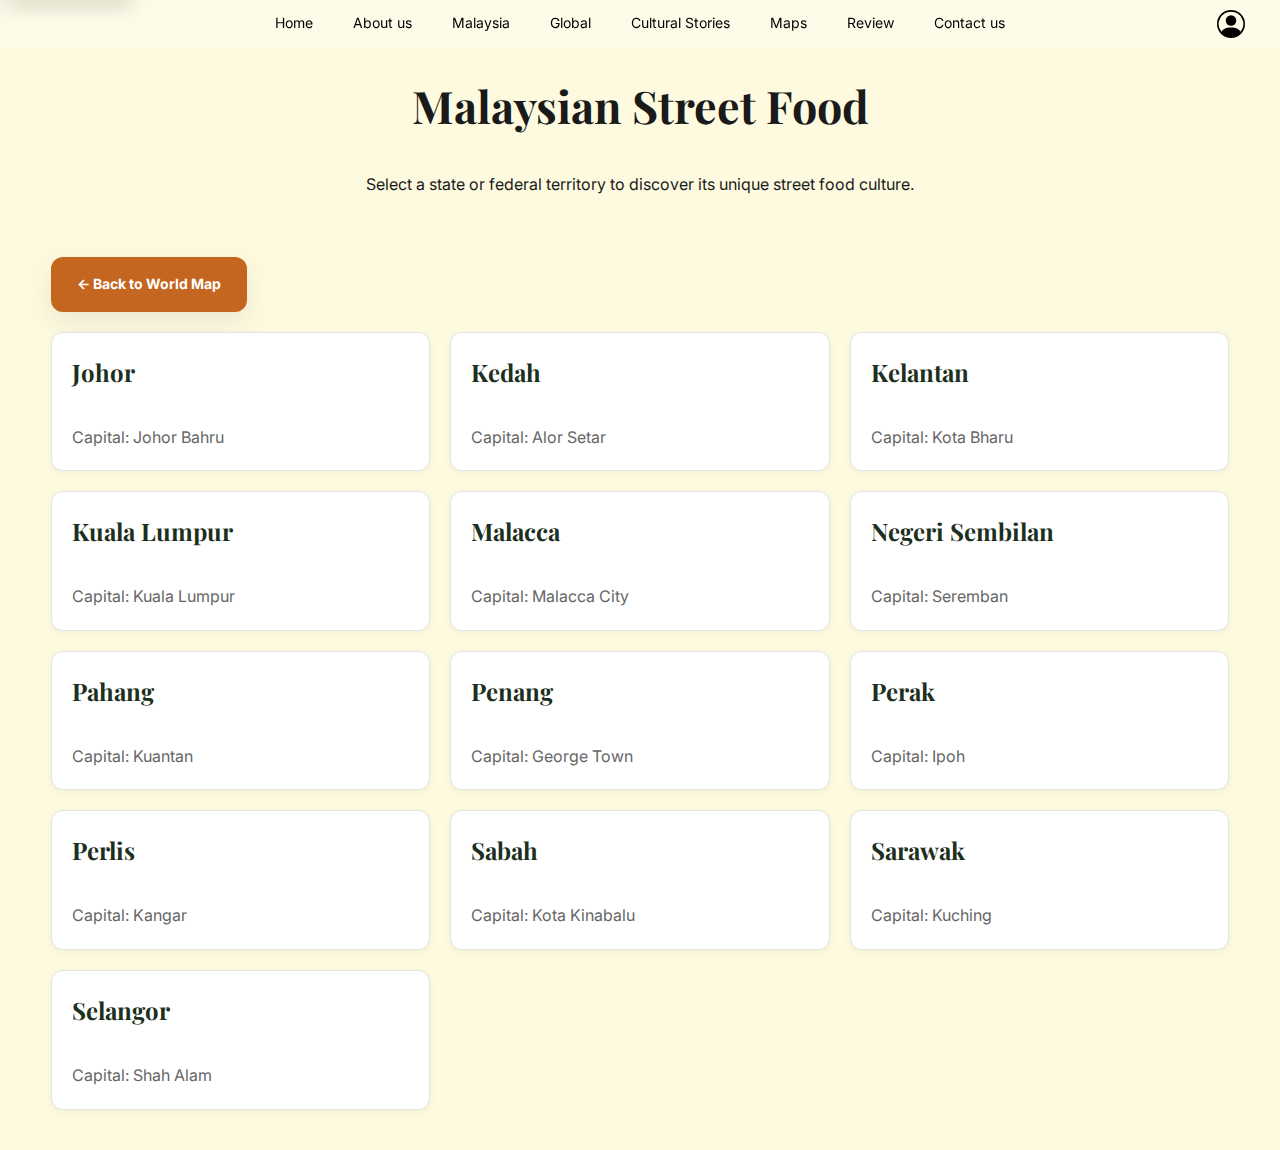
<file: malaysia.html>
<!DOCTYPE html>
<html lang="en">
<head>
  <meta charset="utf-8" />
  <meta name="viewport" content="width=device-width, initial-scale=1" />
  <title>Malaysia Street Food - States Explorer</title>

  <!-- Fonts -->
  <link rel="preconnect" href="https://fonts.googleapis.com">
  <link rel="preconnect" href="https://fonts.gstatic.com" crossorigin>
  <link href="https://fonts.googleapis.com/css2?family=Inter:wght@400;500;700;800&family=Playfair+Display:wght@400;700&display=swap" rel="stylesheet">

  <!-- Styles -->
  <link rel="stylesheet" href="css/colors.css">
  <link rel="stylesheet" href="css/common.css">
  <link rel="stylesheet" href="css/page6.css">

  <style>
    /* Additional styles for state content layout */
    .state-content-section { display: none; padding: 40px 0; border-top: 1px solid #ddd; }
    .food-gallery { display: grid; grid-template-columns: repeat(auto-fit, minmax(250px, 1fr)); gap: 20px; margin-bottom: 40px; }
    .food-item { background: #fff; border-radius: 12px; overflow: hidden; box-shadow: 0 4px 15px rgba(0,0,0,.1); transition: transform .3s ease; }
    .food-item:hover { transform: translateY(-5px); }
    .food-item img { width: 100%; height: 200px; object-fit: cover; }
    .food-item p { padding: 15px; text-align: center; font-weight: 600; color: #333; }
    .video-section { text-align: center; }
    .video-section h2 { font-family: 'Playfair Display', serif; margin-bottom: 20px; }
    .video-container { position: relative; padding-bottom: 56.25%; height: 0; overflow: hidden; max-width: 100%; background: #000; border-radius: 12px; box-shadow: 0 4px 15px rgba(0,0,0,.1); }
    .video-container iframe { position: absolute; top: 0; left: 0; width: 100%; height: 100%; }
    .state-list { display: grid; grid-template-columns: repeat(auto-fit, minmax(280px, 1fr)); gap: 20px; }
    .chip { background: #fff; border: 1px solid rgba(0,0,0,.1); border-radius: 12px; padding: 20px; cursor: pointer; transition: all .3s ease; text-align: left; box-shadow: 0 2px 8px rgba(0,0,0,.05); }
    .chip:hover { transform: translateY(-4px); box-shadow: 0 6px 20px rgba(0,0,0,.12); }
    .chip strong { font-family: 'Playfair Display', serif; font-size: 1.5rem; color: var(--color2, #1c2f20); display: block; margin-bottom: 8px; }
    .chip small { font-size: 1rem; color: #666; }
  </style>
</head>
<body>
  <a class="skip-link" href="#main">Skip to content</a>

  <!-- ===== Header ===== -->
  <header>
      <nav class="glass-nav">
        <ul>
            <li><a href="page1.html" class="active">Home</a></li>
            <li><a href="page2.html">About us</a></li>
            <li><a href="page3.html">Malaysia</a></li>
            <li><a href="page4.html">Global</a></li>
            <li><a href="page5.html">Cultural Stories</a></li>
            <li><a href="page6.html">Maps</a></li>
            <li><a href="page7.html">Review</a></li>
            <li><a href="page8.html">Contact us</a></li>
        </ul>
        <a href="#" class="login-btn" id="loginBtn">
            <svg xmlns="http://www.w3.org/2000/svg" viewBox="0 0 16 16" class="bi bi-person-circle">
                <path d="M11 6a3 3 0 1 1-6 0 3 3 0 0 1 6 0" />
                <path fill-rule="evenodd"
                    d="M0 8a8 8 0 1 1 16 0A8 8 0 0 1 0 8m8-7a7 7 0 0 0-5.468 11.37C3.242 11.226 4.805 10 8 10s4.757 1.225 5.468 2.37A7 7 0 0 0 8 1" />
            </svg>
        </a>
    </nav>
  </header>

<main id="main">
    <div class="container" style="padding-top: 40px; padding-bottom: 40px;">
        <div class="state-list-header" style="text-align: center; margin-bottom: 40px;">
            <h1 style="font-family: 'Playfair Display', serif; font-size: 2.8rem;">Malaysian Street Food</h1>
            <p>Select a state or federal territory to discover its unique street food culture.</p>
        </div>
        <a href="page6.html" class="btn" style="margin-top: 20px; display: inline-block;">← Back to World Map</a>
        <div id="states-list" class="state-list"></div>
    </div>

    <!-- State Content Sections -->
    <div id="state-content-wrapper"></div>
</main>

<script>
    const malaysiaStates = [
        { id: "johor", name: "Johor", capital: "Johor Bahru", video: "Vv--jcD85nU", intro: "Johor, the southern gateway to Malaysia, offers a unique culinary landscape influenced by its history and proximity to Singapore, featuring iconic dishes like Laksa Johor and Mee Rebus.", foods: [{img:"johor_food1.jpg", name:"Laksa Johor"}, {img:"johor_food2.jpg", name:"Mee Rebus"}, {img:"kacang-pool-3.jpg", name:"Kacang Pool"}, {img:"otak-otak.jpg", name:"Otak-Otak"}] },
        { id: "kedah", name: "Kedah", capital: "Alor Setar", video: "KycQtJxaSCA", intro: "Known as the 'Rice Bowl of Malaysia,' Kedah's cuisine is heavily based on rice products, featuring savory and sweet dishes that are beloved throughout the country.", foods: [{img:"kedah_food1.jpg", name:"Nasi Ulam"}, {img:"kedah_food2.jpg", name:"Laksa Kedah"}, {img:"Gulai_Nangka.jpg", name:"Gulai Nangka"}, {img:"Pek_Nga.jpg", name:"Pek Nga"}] },
        { id: "kelantan", name: "Kelantan", capital: "Kota Bharu", video: "CAo3l-5etN0", intro: "Kelantanese cuisine is known for its distinctively sweet and savory flavors, with popular dishes like Nasi Kerabu and Ayam Percik showcasing the state's rich culinary traditions.", foods: [{img:"nasi kerabu.jpg", name:"Nasi Kerabu"}, {img:"Ayam Percik.jpg", name:"Ayam Percik"}, {img:"Laksam.jpg", name:"Laksam"}, {img:"nasi tumpang.jpg", name:"Nasi Tumpang"}] },
        { id: "kuala-lumpur", name: "Kuala Lumpur", capital: "Kuala Lumpur", video: "77tk7eaCVCE", intro: "As the vibrant capital, Kuala Lumpur is a melting pot of flavors, offering everything from traditional Malay dishes to Chinese and Indian street food in bustling areas like Jalan Alor.", foods: [{img:"kl_food1.jpg", name:"Hokkien Mee"}, {img:"kl_food2.jpg", name:"Satay"}, {img:"nasilemak.jpg", name:"Nasi Lemak"}, {img:"ikan bakar.jpg", name:"Ikan Bakar"}] },
        { id: "malacca", name: "Malacca", capital: "Malacca City", video: "A5JZHAoLzb4", intro: "The historic state of Malacca offers a rich Peranakan (Baba-Nyonya) culinary heritage, with unique dishes like Chicken Rice Balls and Nyonya Laksa.", foods: [{img:"malacca_food1.jpg", name:"Chicken Rice Balls"}, {img:"malacca_food2.jpg", name:"Nyonya Laksa"}, {img:"cendol.jpg", name:"Cendol"}, {img:"satay celup.jpg", name:"Satay Celup"}] },
        { id: "negeri-sembilan", name: "Negeri Sembilan", capital: "Seremban", video: "_hCVd9yV2oM", intro: "Famous for its Minangkabau-influenced cuisine, Negeri Sembilan is known for spicy and savory dishes, particularly 'masak lemak cili api,' a rich, coconut-based curry.", foods: [{img:"Masak Lemak Cili Api.jpg", name:"Masak Lemak Cili Api"}, {img:"Siew Pau.jpg", name:"Siew Pau"}, {img:"Rendang Minang.jpg", name:"Rendang Minang"}, {img:"Apam Johol.jpg", name:"Apam Johol"}] },
        { id: "pahang", name: "Pahang", capital: "Kuantan", video: "sWtRPKb4tSQ", intro: "The largest state in Peninsular Malaysia, Pahang offers a diverse culinary landscape with specialties like Patin Tempoyak and traditional Malay dishes.", foods: [{img:"pahang_food1.jpg", name:"Patin Tempoyak"}, {img:"pahang_food2.jpg", name:"Gulai Kawah"}, {img:"Keropok Lekor.jpg", name:"Keropok Lekor"}, {img:"Ikan Bakar_pahang.jpg", name:"Ikan Bakar"}] },
        { id: "penang", name: "Penang", capital: "George Town", video: "iVsn8X5K7pw", intro: "Often hailed as the food capital of Malaysia, Penang is a paradise for food lovers, offering iconic dishes like Char Kway Teow, Assam Laksa, and Hokkien Mee.", foods: [{img:"penang_food1.jpg", name:"Char Kway Teow"}, {img:"penang_food2.jpg", name:"Assam Laksa"}, {img:"Hokkien Mee.jpg", name:"Hokkien Mee"}, {img:"Cendol_penang.jpg", name:"Cendol"}] },
        { id: "perak", name: "Perak", capital: "Ipoh", video: "EYou7CsjHKc", intro: "Perak, particularly its capital Ipoh, is famous for its white coffee and noodle dishes like Hor Hee and Kai Si Hor Fun, drawing foodies from all over the country.", foods: [{img:"perak_food1.jpg", name:"Ipoh Hor Fun"}, {img:"perak_food2.jpg", name:"Nga Choi Kai"}, {img:"Salted Chicken.jpg", name:"Salted Chicken"}, {img:"White Coffee.jpg", name:"White Coffee"}] },
        { id: "perlis", name: "Perlis", capital: "Kangar", video: "VsknE7A3K_4", intro: "As the smallest state in Malaysia, Perlis has a culinary scene influenced by its northern neighbors, offering unique local delights and a taste of traditional Malay village cuisine.", foods: [{img:"perlis_food1.jpg", name:"Ikan Bakar"}, {img:"perlis_food2.jpg", name:"Laksa Perlis"}, {img:"Harum Manis Mango.jpg", name:"Harum Manis Mango"}, {img:"Sira Pulut.jpg", name:"Sira Pulut"}] },
        { id: "sabah", name: "Sabah", capital: "Kota Kinabalu", video: "35hkj9dZ2XE", intro: "Located on the island of Borneo, Sabah's cuisine is unique, with a strong emphasis on fresh seafood and indigenous ingredients, offering exotic dishes you won't find in the peninsula.", foods: [{img:"sabah_food1.jpg", name:"Hinava"}, {img:"sabah_food2.jpg", name:"Tuaran Mee"}, {img:"Sang Nyuk Mian.jpg", name:"Sang Nyuk Mian"}, {img:"Pinjaram.jpg", name:"Pinjaram"}] },
        { id: "sarawak", name: "Sarawak", capital: "Kuching", video: "5oj6OQw546g", intro: "Home to the iconic Sarawak Laksa and Kolo Mee, Sarawak offers a distinct culinary experience with flavors and dishes that are unique to this large Bornean state.", foods: [{img:"sarawak_food1.jpg", name:"Sarawak Laksa"}, {img:"sarawak_food2.jpg", name:"Kolo Mee"}, {img:"Manok Pansuh.jpg", name:"Manok Pansuh"}, {img:"Kek-lapis-Sarawak1-1.jpg", name:"Kek Lapis"}] },
        { id: "selangor", name: "Selangor", capital: "Shah Alam", video: "ZGKes--_V00", intro: "As Malaysia's most developed state surrounding Kuala Lumpur, Selangor offers a diverse range of street food, from bustling night markets to iconic local eateries.", foods: [{img:"selangor_food1.jpg", name:"Bak Kut Teh"}, {img:"selangor_food2.jpg", name:"Satay Kajang"}, {img:"Rojak.jpg", name:"Rojak"}, {img:"Cendol_selangor.jpg", name:"Cendol"}] }
    ];

    function showStateContent(stateId) {
        const wrapper = document.getElementById('state-content-wrapper');
        const state = malaysiaStates.find(s => s.id === stateId);
        if (!state) return;

        // Hide any currently shown content
        const allContent = wrapper.querySelectorAll('.state-content-section');
        allContent.forEach(c => c.style.display = 'none');

        // Check if content is already generated
        let stateSection = document.getElementById(`${stateId}-content`);
        if (!stateSection) {
            stateSection = document.createElement('section');
            stateSection.id = `${stateId}-content`;
            stateSection.className = 'state-content-section';

            let foodItems = state.foods.map(food => `
                <div class="food-item">
                    <img src="../images/${food.img}" alt="${food.name}">
                    <p>${food.name}</p>
                </div>`).join('');

            stateSection.innerHTML = `
                <div class="container">
                    <div class="state-header" style="text-align: center; margin-bottom: 30px;">
                        <h1 style="font-family: 'Playfair Display', serif;">${state.name} Street Food</h1>
                    </div>
                    <p style="text-align: center; max-width: 800px; margin: 0 auto 40px;">${state.intro}</p>
                    <div class="food-gallery">${foodItems}</div>
                    <div class="video-section">
                        <h2>Featured Video</h2>
                        <div class="video-container">
                            <iframe src="https://www.youtube.com/embed/${state.video}" frameborder="0" allowfullscreen></iframe>
                        </div>
                    </div>
                </div>`;
            wrapper.appendChild(stateSection);
        }

        stateSection.style.display = 'block';
        stateSection.scrollIntoView({ behavior: 'smooth', block: 'start' });
    }

    document.addEventListener('DOMContentLoaded', () => {
        const statesList = document.getElementById('states-list');
        malaysiaStates.sort((a, b) => a.name.localeCompare(b.name)).forEach(state => {
            const stateChip = document.createElement('div');
            stateChip.className = 'chip';
            stateChip.innerHTML = `<strong>${state.name}</strong><br><small>Capital: ${state.capital}</small>`;
            stateChip.onclick = () => showStateContent(state.id);
            statesList.appendChild(stateChip);
        });
    });

    function toggleMenu() {
        const menu = document.getElementById('main-nav');
        menu.classList.toggle('active');
    }
</script>
</body>
</html>
</file>
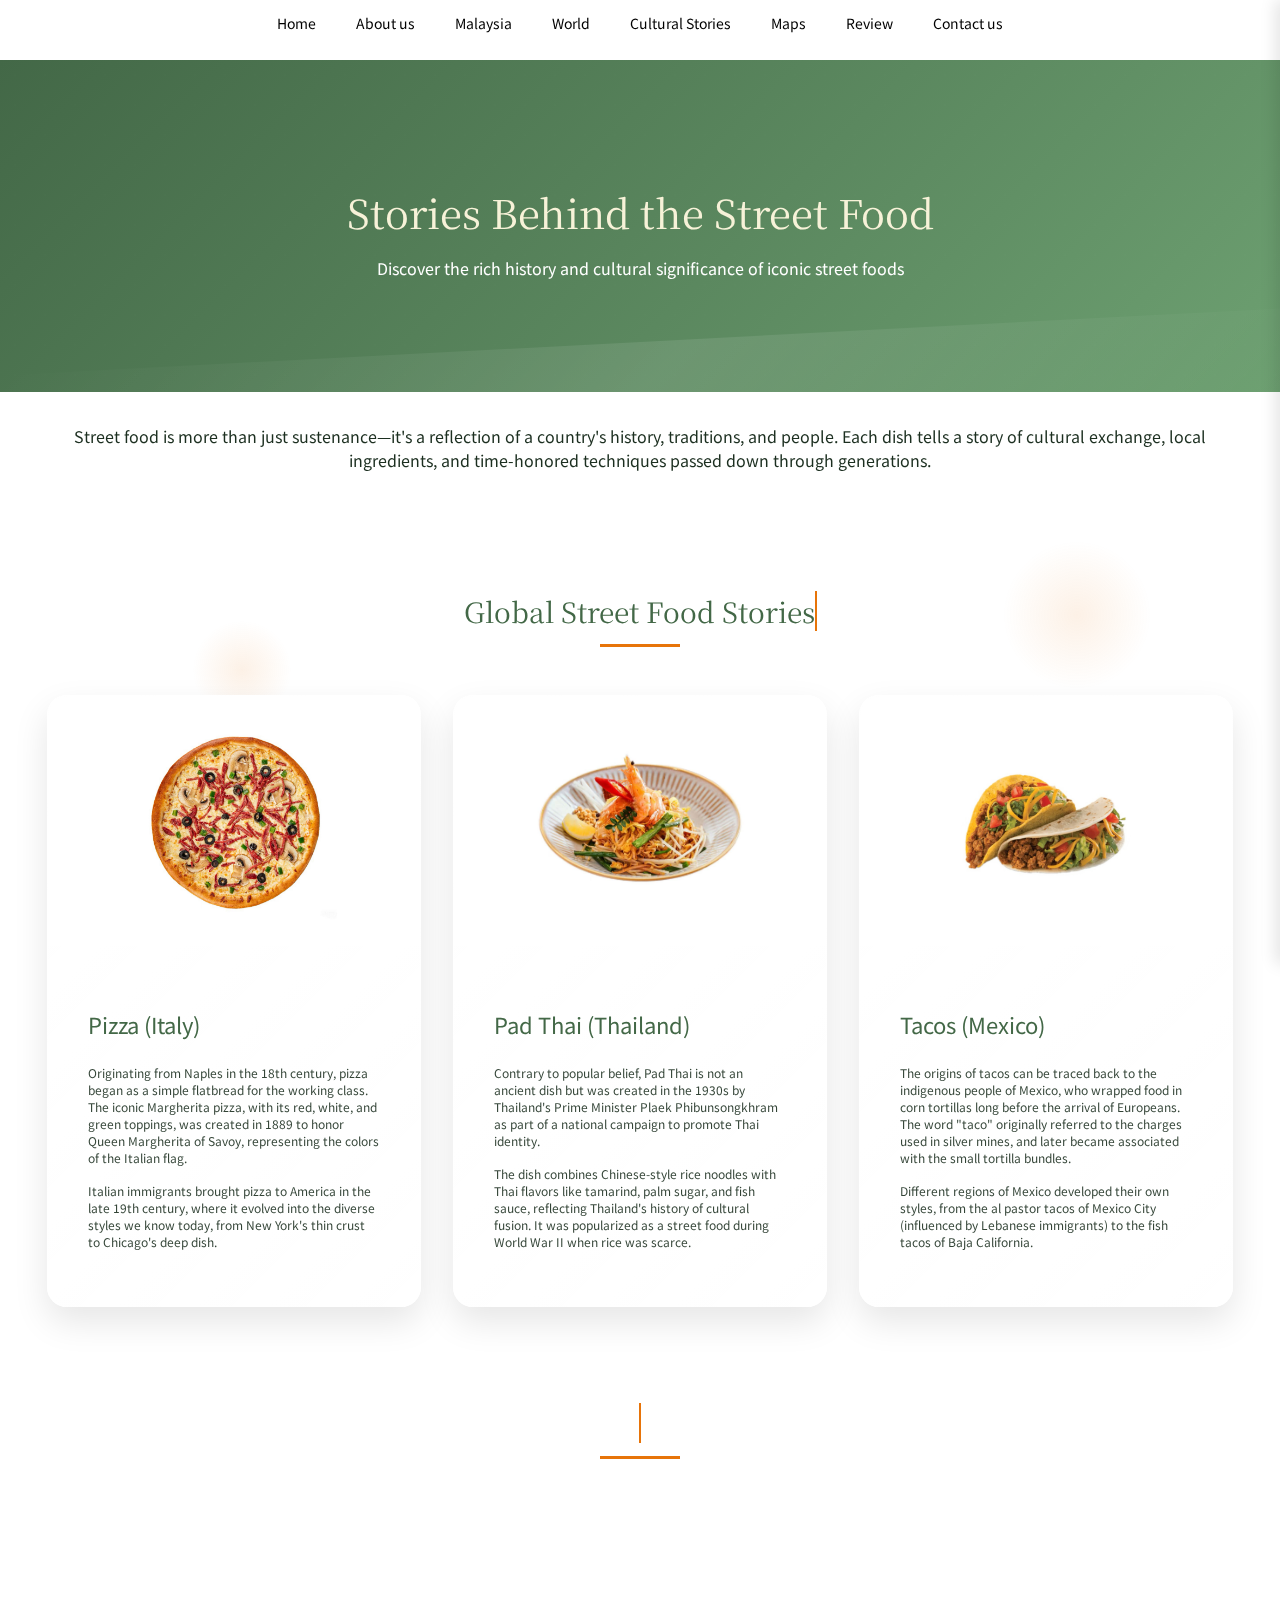
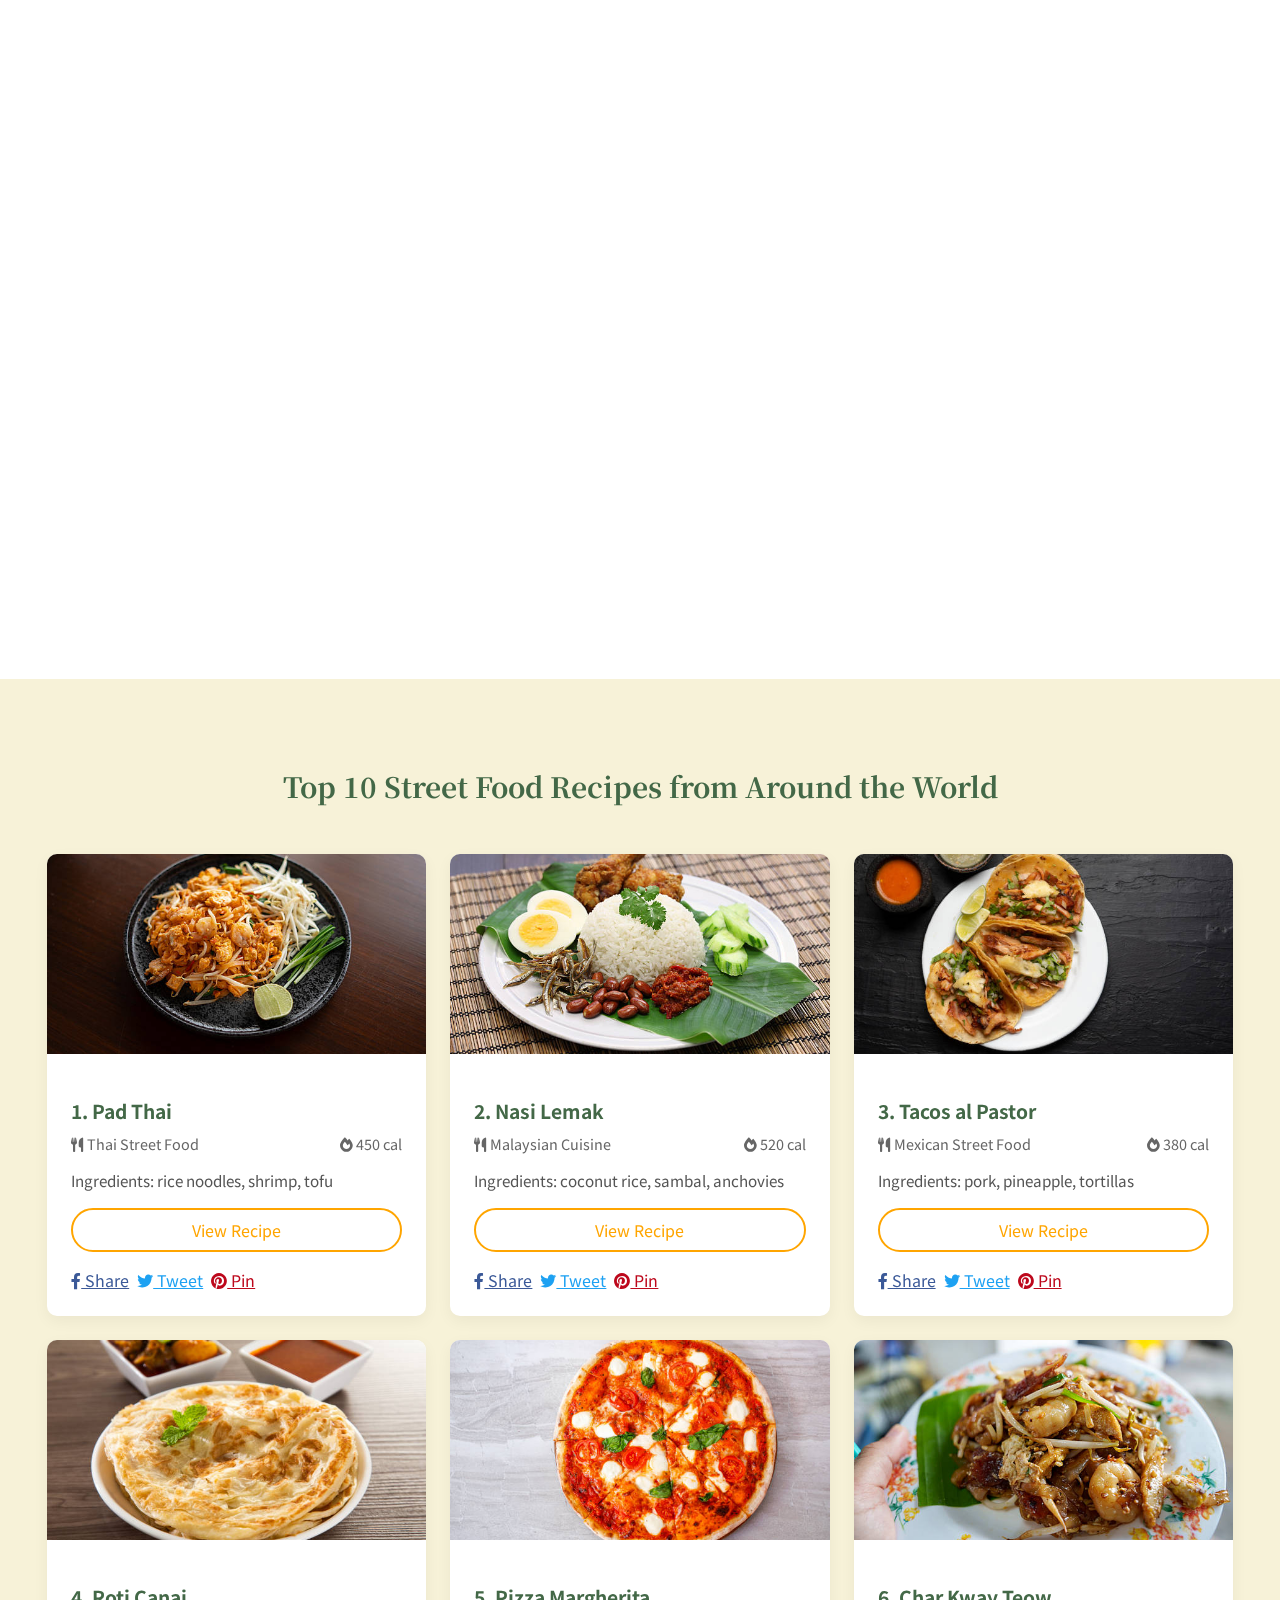
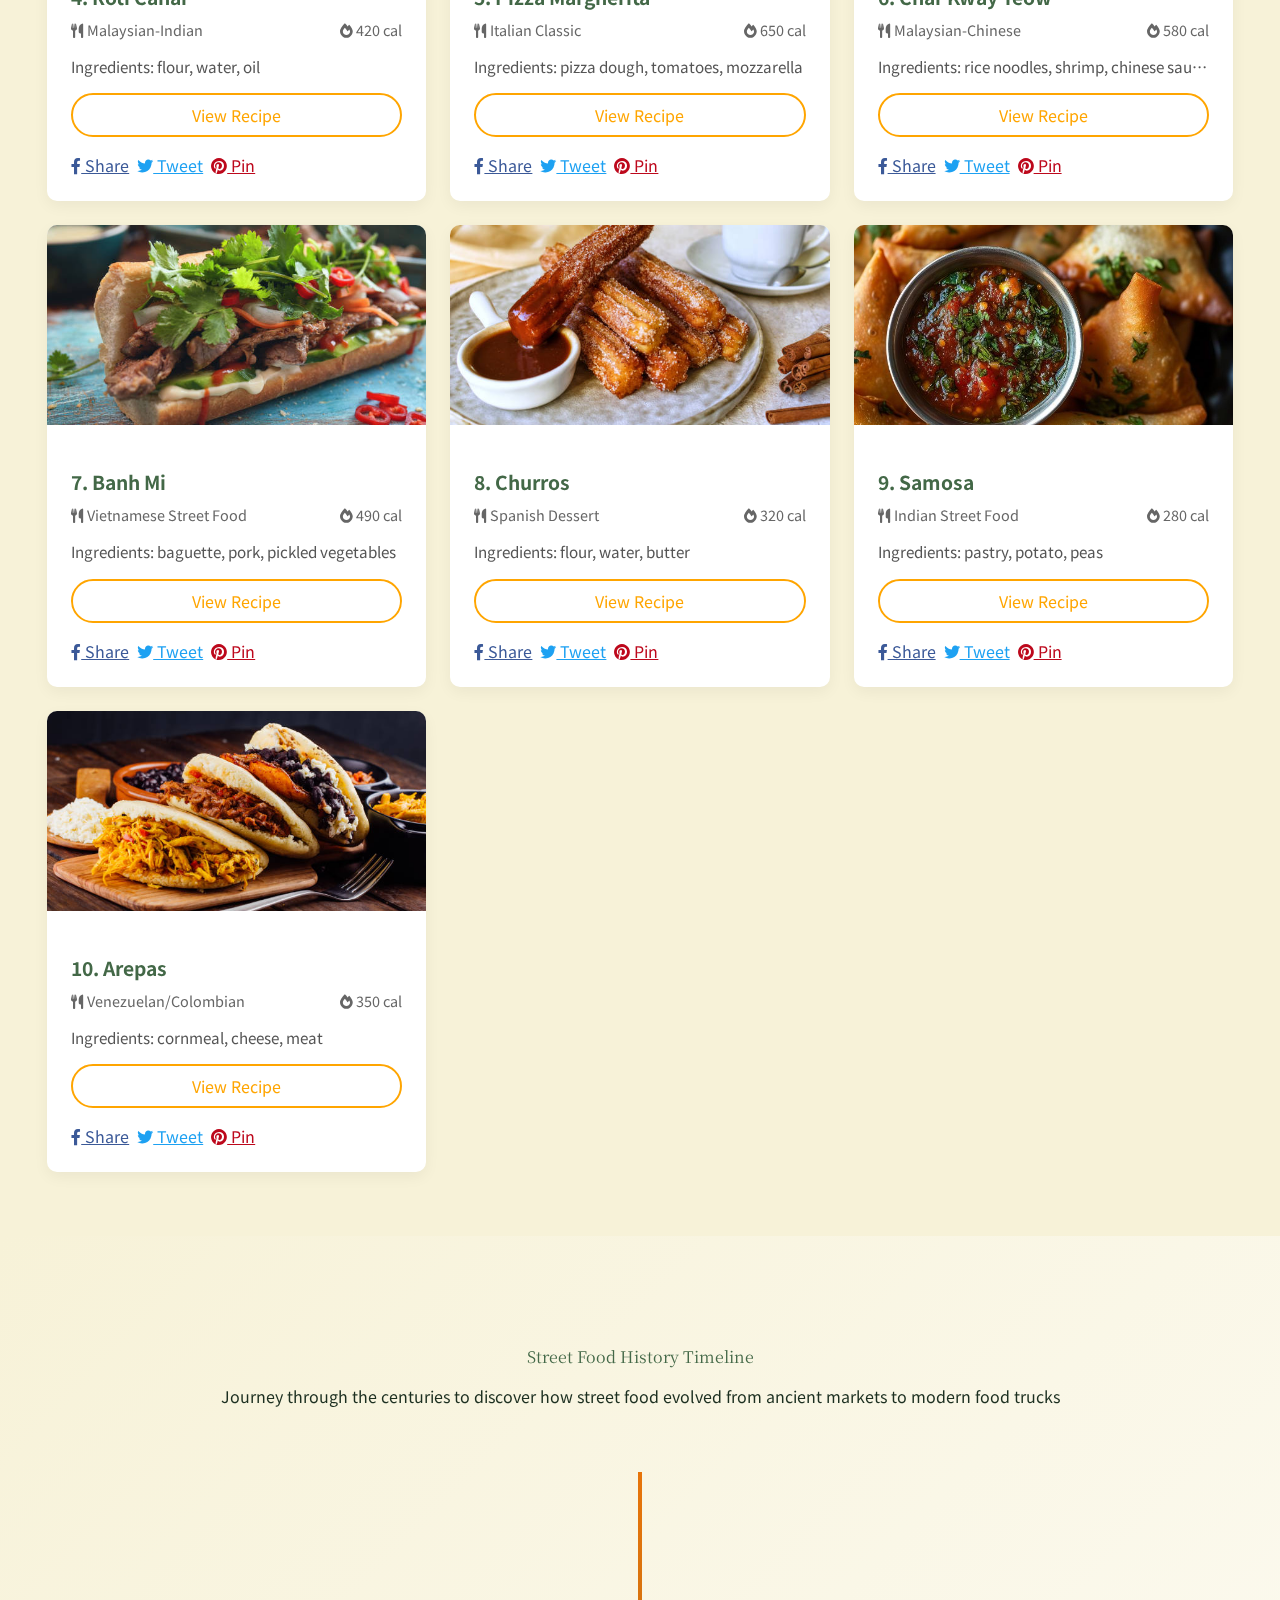
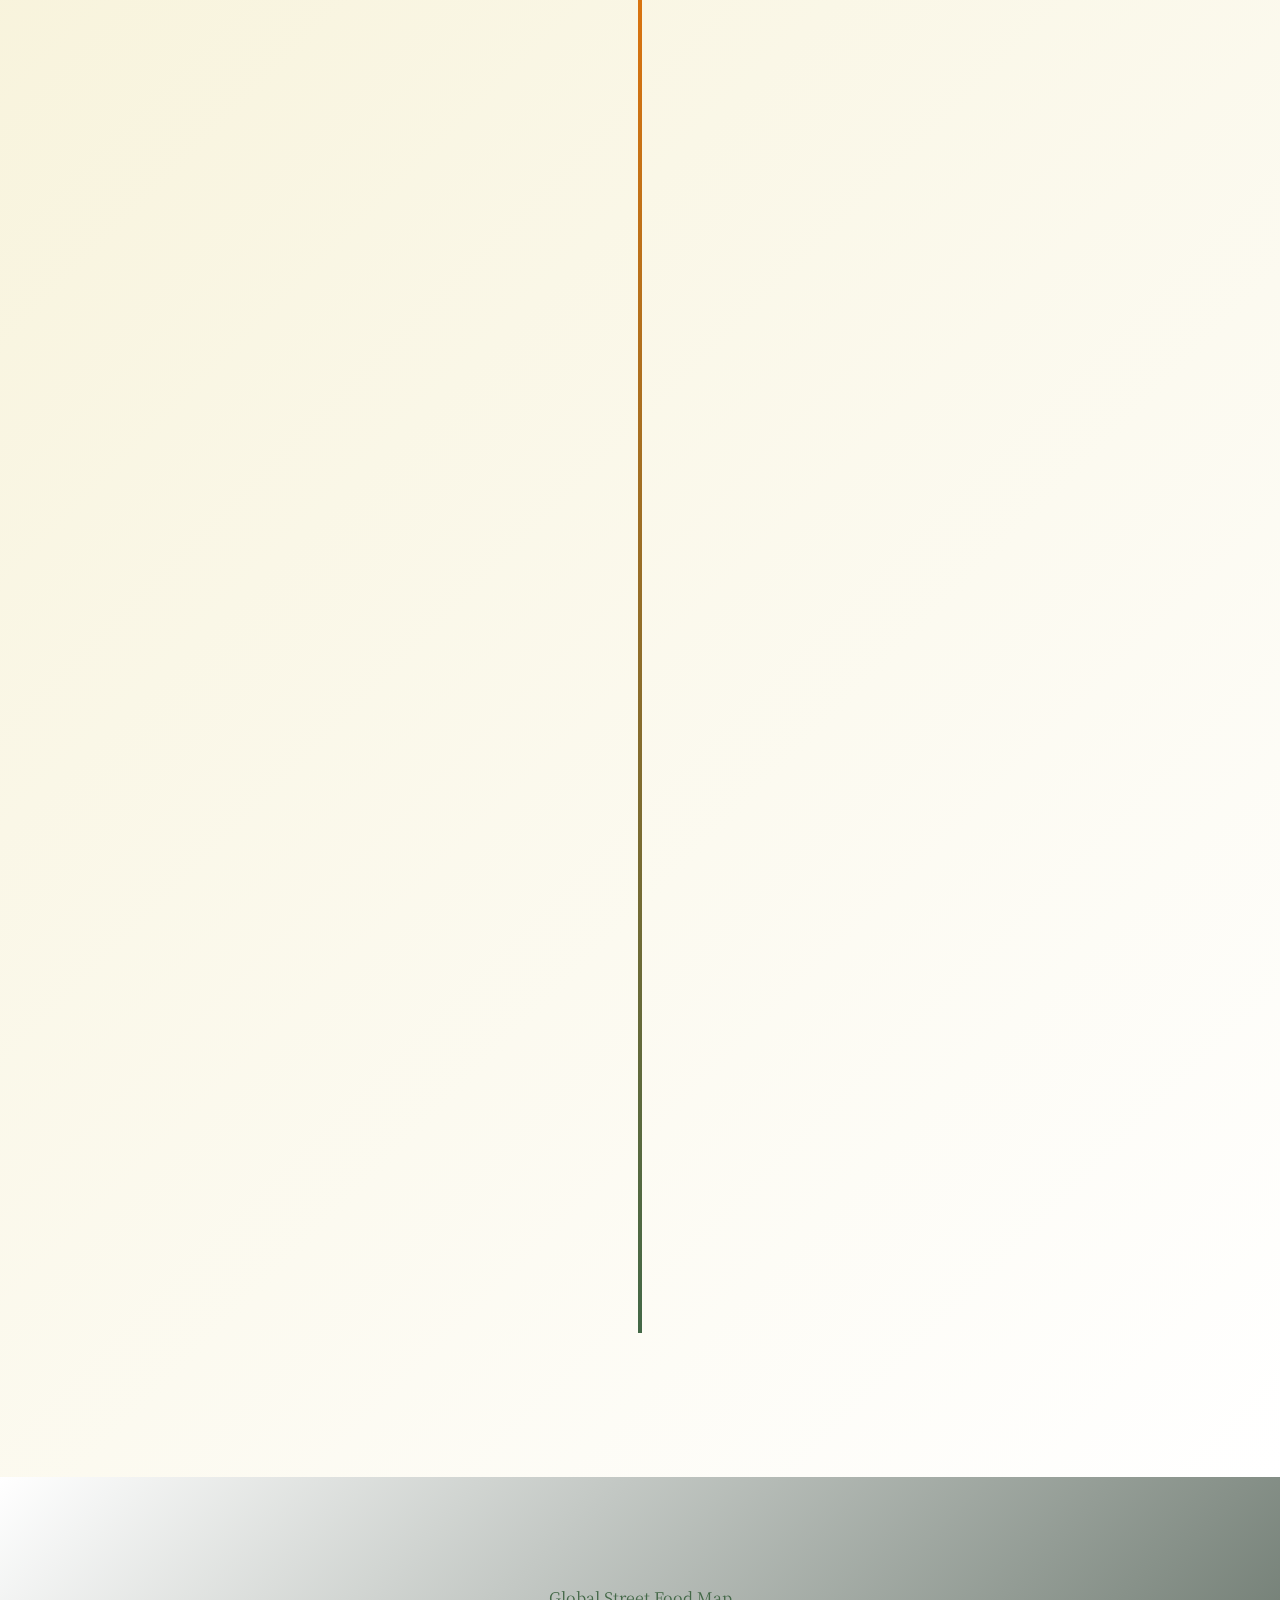
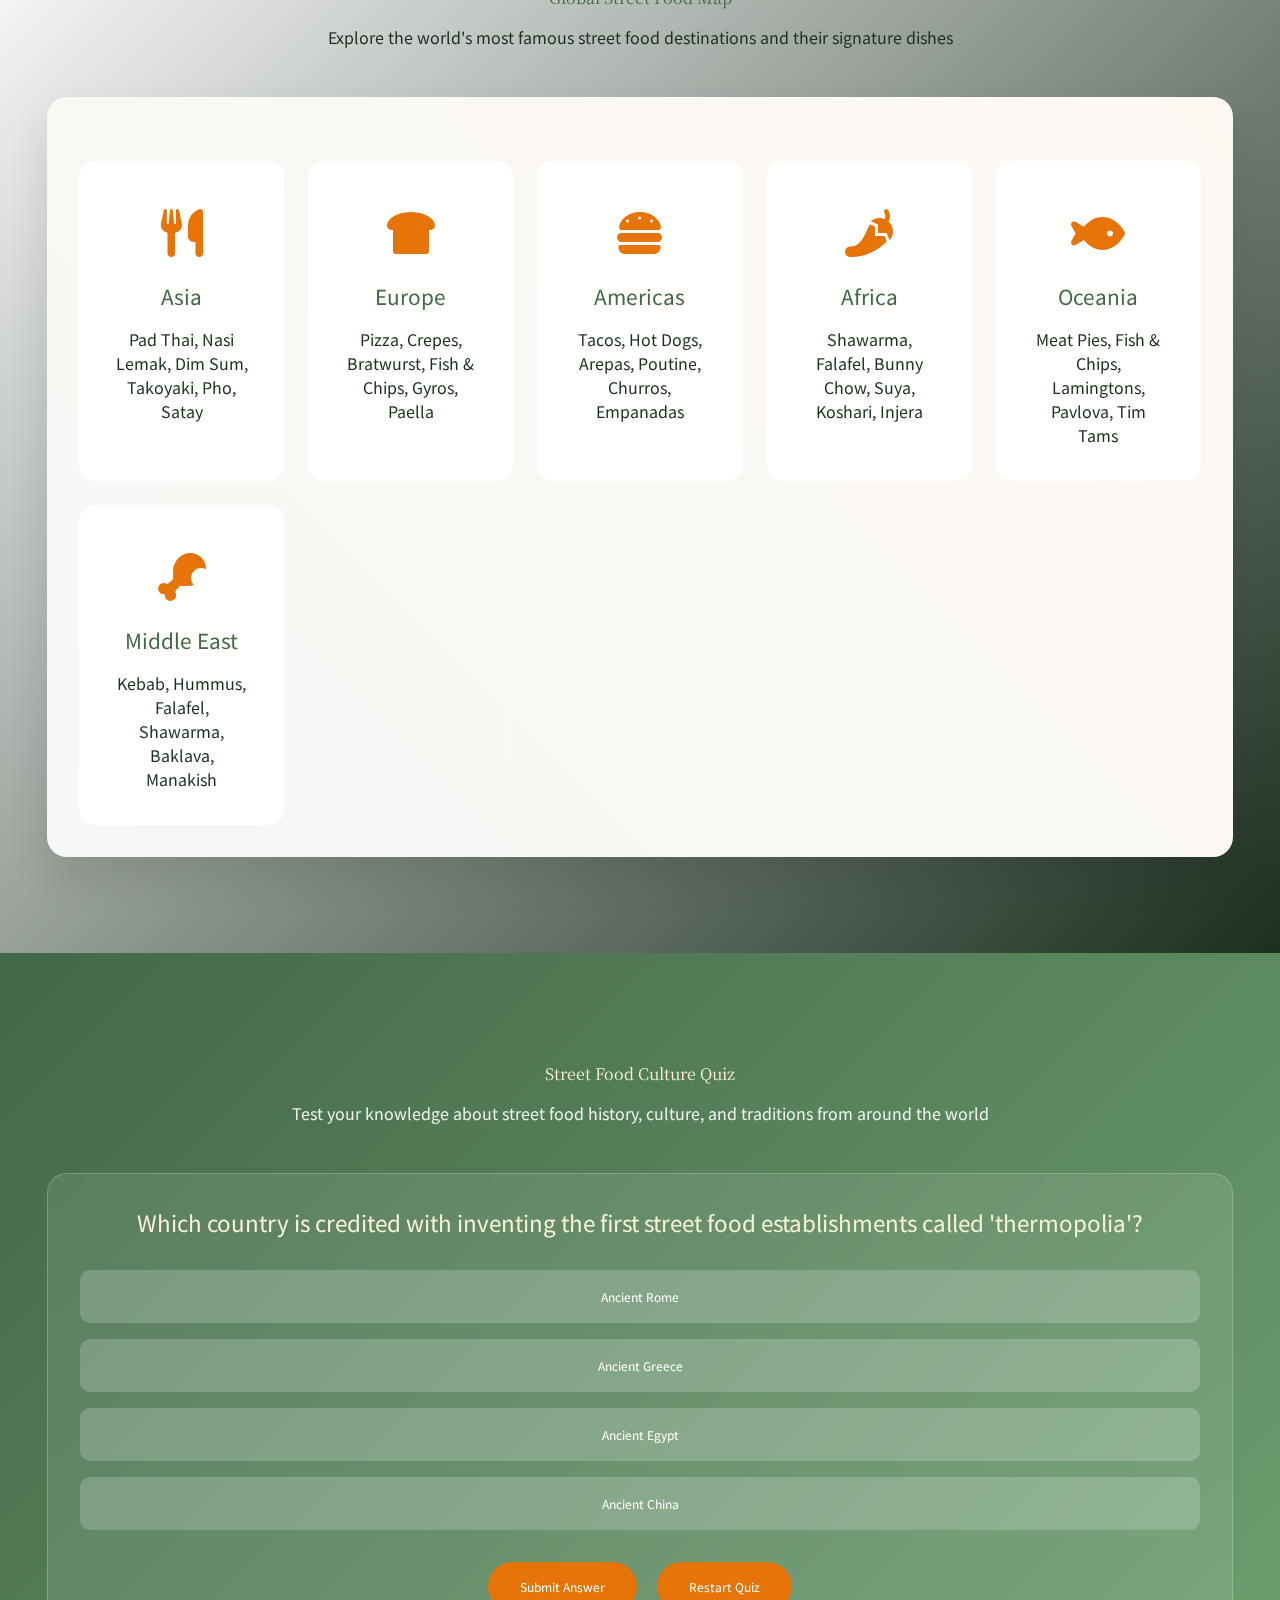
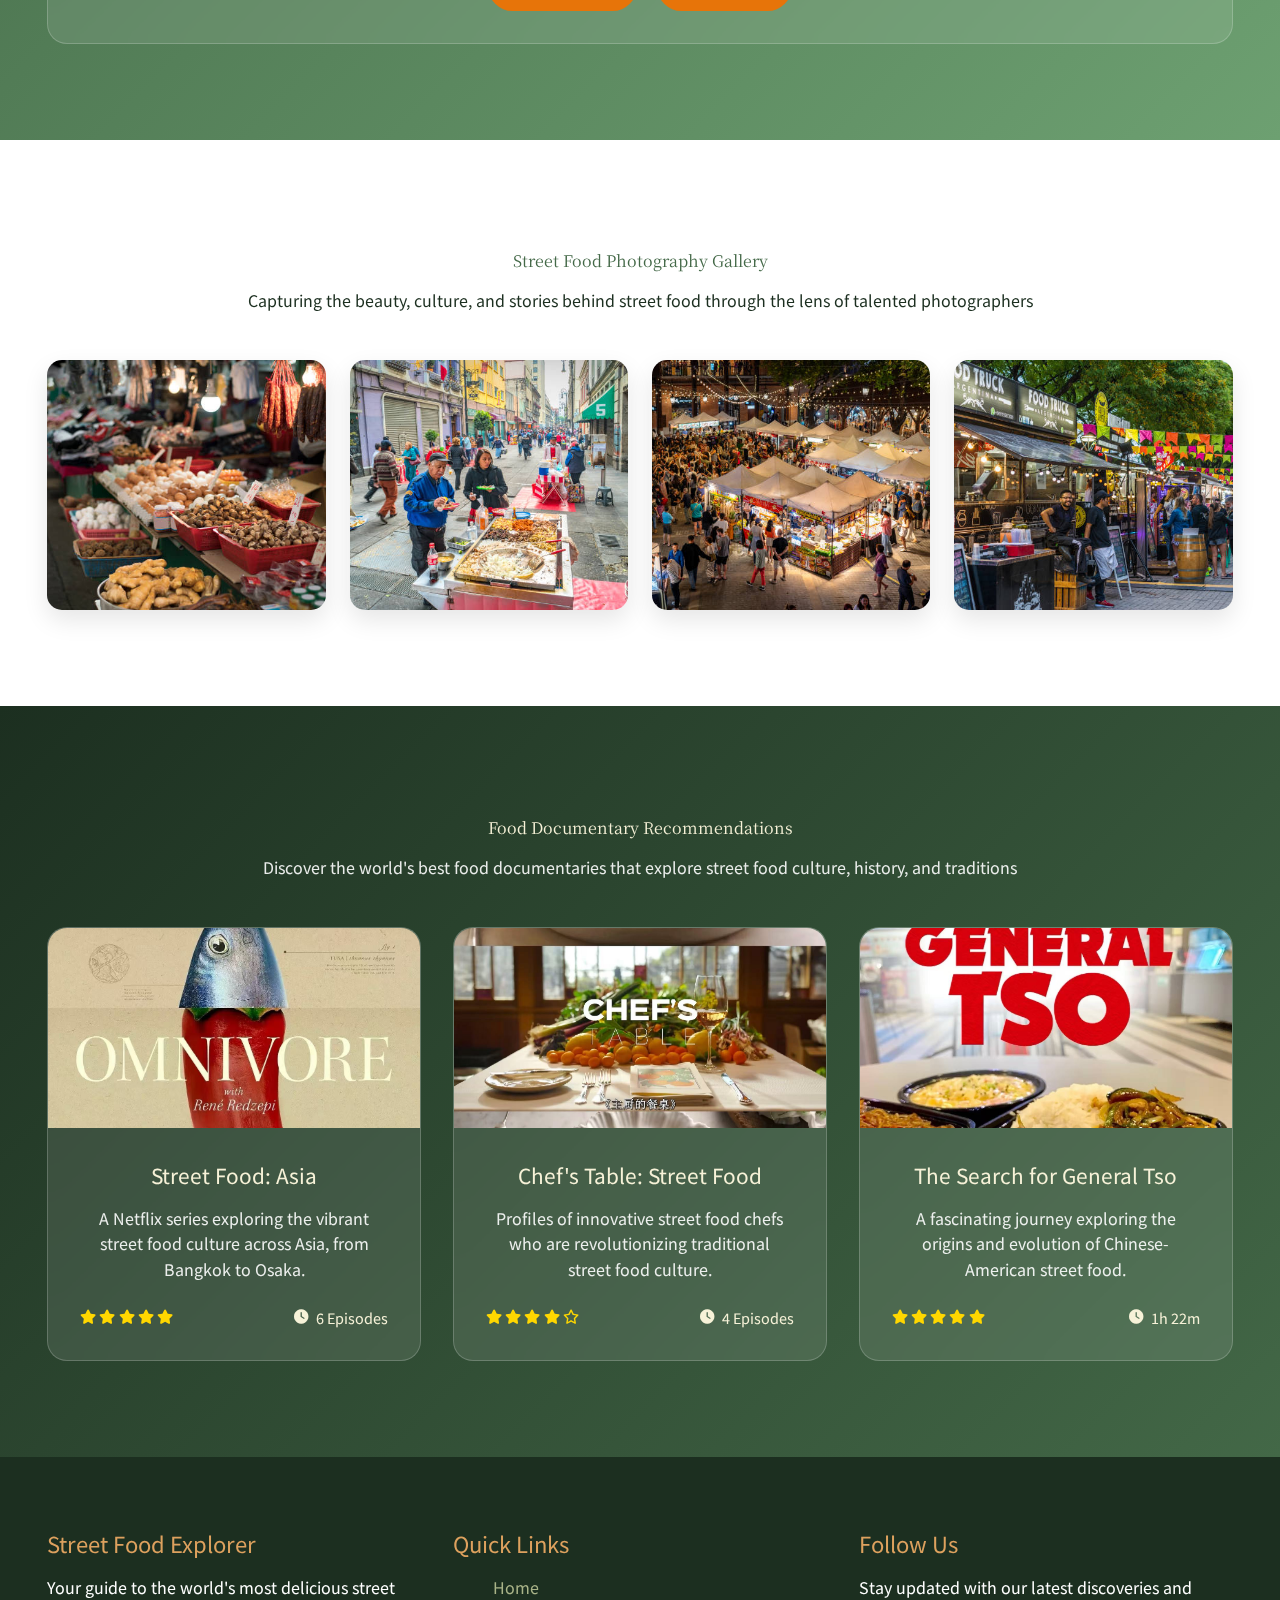
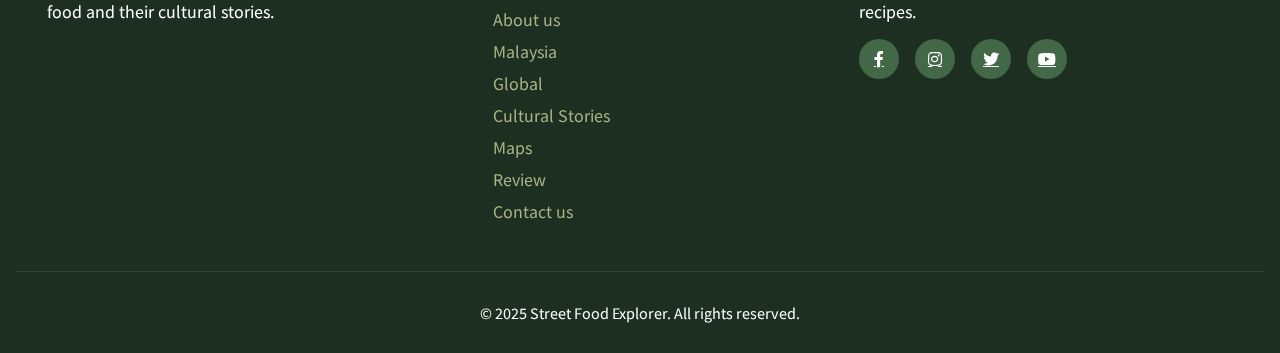
<file: page5.html>
<!DOCTYPE html>
<html lang="en">

<head>
    <meta charset="UTF-8">
    <meta name="viewport" content="width=device-width, initial-scale=1.0">
    <title>Cultural Stories - Street Food Explorer</title>
    <link rel="stylesheet" href="css/colors.css">
    <link rel="stylesheet" href="css/common.css">
    <link rel="stylesheet" href="https://cdnjs.cloudflare.com/ajax/libs/font-awesome/6.0.0-beta3/css/all.min.css">
    <style>
        /* 第五页特定样式 */
        body {
            background-color: var(--color8);
            color: var(--color2);
            padding-top: 60px;
        }

        .login-btn {
            position: absolute;
            right: 40px;
            top: 10px;
            color: #000000;
            /* 默认黑色 */
            text-decoration: none;
            cursor: pointer;
        }

        /* 仅变色，不改大小 */
        .login-btn:hover {
            color: orange;
        }

        /* B. 如果用 <svg>，用宽高控制大小（SVG 不吃 font-size） */
        .login-btn svg {
            width: 28px;
            height: 28px;
            fill: currentColor;
            /* 继承 color，hover 时会跟着变色 */
        }

        .page-header {
            background: linear-gradient(135deg, var(--color1) 0%, var(--color6) 100%);
            color: var(--color8);
            padding: 6rem 1rem;
            text-align: center;
            position: relative;
            overflow: hidden;
        }

        /* 添加动态背景装饰 */
        .page-header::before {
            content: '';
            position: absolute;
            top: 0;
            left: 0;
            right: 0;
            bottom: 0;
            background: url('data:image/svg+xml,<svg xmlns="http://www.w3.org/2000/svg" viewBox="0 0 100 100"><circle cx="50" cy="50" r="1" fill="%23ffffff" opacity="0.1"/></svg>') repeat;
            background-size: 30px 30px;
            animation: floatBackground 15s linear infinite;
        }

        @keyframes floatBackground {
            from {
                transform: translate(0, 0);
            }

            to {
                transform: translate(30px, 30px);
            }
        }

        .page-header h1 {
            margin-bottom: 1rem;
            color: var(--color3);
            font-weight: var(--font-weight-bold);
            letter-spacing: var(--letter-spacing-tight);
            position: relative;
            z-index: 2;
            animation: fadeInDown 1s ease-out;
        }

        .page-header p {
            font-size: var(--font-size-lg);
            line-height: var(--line-height-loose);
            position: relative;
            z-index: 2;
            animation: fadeInUp 1s ease-out 0.3s both;
        }

        @keyframes fadeInDown {
            from {
                opacity: 0;
                transform: translateY(-30px);
            }

            to {
                opacity: 1;
                transform: translateY(0);
            }
        }

        @keyframes fadeInUp {
            from {
                opacity: 0;
                transform: translateY(30px);
            }

            to {
                opacity: 1;
                transform: translateY(0);
            }
        }

        /* 添加装饰性波浪 */
        .page-header::after {
            content: '';
            position: absolute;
            bottom: -50px;
            left: 0;
            right: 0;
            height: 100px;
            background: linear-gradient(135deg,
                    transparent 0%,
                    rgba(255, 255, 255, 0.1) 50%,
                    transparent 100%);
            transform: skewY(-3deg);
            z-index: 1;
        }

        .section-intro {
            max-width: 95%;
            margin: 2rem auto;
            text-align: center;
            padding: 0 1rem;
        }

        .section-intro p {
            font-size: var(--font-size-lg);
            line-height: var(--line-height-loose);
            color: var(--color2);
            font-weight: var(--font-weight-normal);
        }

        .cultural-stories {
            padding: 4rem 1rem;
        }

        .story-container {
            max-width: 95%;
            margin: 0 auto;
        }

        .story-section {
            margin-bottom: 6rem;
        }

        .story-section h2 {
            text-align: center;
            margin-bottom: 3rem;
            color: var(--color1);
            position: relative;
            padding-bottom: 1rem;
            font-weight: var(--font-weight-semibold);
            letter-spacing: var(--letter-spacing-tight);
        }

        .story-section h2::after {
            content: '';
            position: absolute;
            bottom: 0;
            left: 50%;
            transform: translateX(-50%);
            width: 80px;
            height: 3px;
            background-color: var(--color5);
        }

        .stories-grid {
            display: grid;
            grid-template-columns: repeat(auto-fit, minmax(300px, 1fr));
            gap: 2rem;
        }

        .story-card {
            background: linear-gradient(135deg, var(--color8) 0%, rgba(255, 255, 255, 0.95) 100%);
            border-radius: 20px;
            overflow: hidden;
            box-shadow: 0 15px 35px rgba(0, 0, 0, 0.1);
            transition: all 0.4s cubic-bezier(0.4, 0, 0.2, 1);
            position: relative;
            border: 1px solid rgba(255, 255, 255, 0.3);
            backdrop-filter: blur(10px);
            animation: fadeInUp 0.8s ease-out both;
        }

        .story-card:nth-child(1) {
            animation-delay: 0.1s;
        }

        .story-card:nth-child(2) {
            animation-delay: 0.3s;
        }

        .story-card:nth-child(3) {
            animation-delay: 0.5s;
        }

        .story-card::before {
            content: '';
            position: absolute;
            top: 0;
            left: 0;
            right: 0;
            height: 4px;
            background: linear-gradient(90deg, var(--color5), var(--color1));
            transform: scaleX(0);
            transition: transform 0.4s ease;
            z-index: 2;
        }

        .story-card:hover::before {
            transform: scaleX(1);
        }

        .story-card:hover {
            transform: translateY(-15px) rotateX(5deg);
            box-shadow: 0 25px 50px rgba(0, 0, 0, 0.15);
        }

        .story-image {
            width: 100%;
            height: 250px;
            overflow: hidden;
            position: relative;
        }

        .story-image::after {
            content: '';
            position: absolute;
            top: 0;
            left: 0;
            right: 0;
            bottom: 0;
            background: linear-gradient(135deg,
                    rgba(67, 104, 71, 0.1) 0%,
                    rgba(231, 116, 9, 0.1) 100%);
            opacity: 0;
            transition: opacity 0.3s ease;
        }

        .story-card:hover .story-image::after {
            opacity: 1;
        }

        .story-image img {
            width: 100%;
            height: 100%;
            object-fit: cover;
            transition: transform 0.5s ease;
        }

        .story-card:hover .story-image img {
            transform: scale(1.1);
        }

        .story-content {
            padding: 2.5rem;
            position: relative;
        }

        .story-content h3 {
            color: var(--color1);
            margin-bottom: 1.5rem;
            font-weight: var(--font-weight-semibold);
            letter-spacing: var(--letter-spacing-tight);
            position: relative;
        }

        .story-content h3::after {
            content: '';
            position: absolute;
            bottom: -8px;
            left: 0;
            width: 40px;
            height: 3px;
            background: linear-gradient(90deg, var(--color5), var(--color1));
            border-radius: 2px;
            transform: scaleX(0);
            transition: transform 0.3s ease;
        }

        .story-card:hover .story-content h3::after {
            transform: scaleX(1);
        }

        .story-content p {
            line-height: var(--line-height-loose);
            color: var(--color2);
            font-size: var(--font-size-base);
            margin-bottom: 1rem;
            opacity: 0.9;
        }

        .top10-section {
            background-color: var(--color3);
            padding: 4rem 1rem;
        }

        .top10-container {
            max-width: 95%;
            margin: 0 auto;
        }

        .top10-container h2 {
            text-align: center;
            margin-bottom: 3rem;
            color: var(--color1);
        }

        .recipe-list {
            display: grid;
            grid-template-columns: repeat(auto-fit, minmax(280px, 1fr));
            gap: 1.5rem;
        }

        .recipe-card {
            background-color: var(--color8);
            border-radius: 10px;
            overflow: hidden;
            box-shadow: 0 5px 15px rgba(0, 0, 0, 0.05);
            transition: transform 0.3s ease, box-shadow 0.3s ease;
        }

        .recipe-card:hover {
            transform: translateY(-5px);
            box-shadow: 0 10px 25px rgba(0, 0, 0, 0.1);
        }

        .recipe-image {
            width: 100%;
            height: 200px;
        }

        .recipe-image img {
            width: 100%;
            height: 100%;
            object-fit: cover;
        }

        .recipe-content {
            padding: 1.5rem;
            min-height: 120px;
            display: flex;
            flex-direction: column;
        }

        .recipe-content h3 {
            font-size: 1.2rem;
            margin-bottom: 0.5rem;
            color: var(--color1);
            flex-shrink: 0;
        }

        .recipe-meta {
            display: flex;
            justify-content: space-between;
            font-size: 0.9rem;
            color: #666;
            margin-bottom: 1rem;
            flex-shrink: 0;
        }

        .recipe-description {
            font-size: 0.95rem;
            color: #555;
            margin-bottom: 1rem;
            white-space: nowrap;
            overflow: hidden;
            text-overflow: ellipsis;
            max-width: 100%;
            flex-grow: 1;
            display: block;
            cursor: help;
            position: relative;
            line-height: 1.4;
        }

        /* 工具提示样式 */
        .recipe-description:hover::after {
            content: attr(title);
            position: absolute;
            bottom: 100%;
            left: 50%;
            transform: translateX(-50%);
            background: rgba(0, 0, 0, 0.8);
            color: white;
            padding: 0.5rem;
            border-radius: 5px;
            font-size: 0.85rem;
            white-space: normal;
            max-width: 250px;
            z-index: 1000;
            pointer-events: none;
            opacity: 0;
            animation: fadeIn 0.3s ease forwards;
        }

        @keyframes fadeIn {
            to {
                opacity: 1;
            }
        }

        .recipe-content h3 {
            font-size: 1.2rem;
            margin-bottom: 0.5rem;
            color: var(--color1);
        }

        .recipe-meta {
            display: flex;
            justify-content: space-between;
            font-size: 0.9rem;
            color: #666;
            margin-bottom: 1rem;
        }

        .recipe-description {
            font-size: 0.95rem;
            color: #555;
            margin-bottom: 1rem;
            white-space: nowrap;
            overflow: hidden;
            text-overflow: ellipsis;
            max-width: 100%;
        }

        /* 添加装饰性元素 */
        .decorative-elements {
            position: fixed;
            top: 0;
            left: 0;
            width: 100%;
            height: 100%;
            pointer-events: none;
            z-index: -1;
        }

        .decorative-circle {
            position: absolute;
            border-radius: 50%;
            background: radial-gradient(circle, rgba(231, 116, 9, 0.1) 0%, transparent 70%);
            animation: float 8s ease-in-out infinite;
        }

        .decorative-circle:nth-child(1) {
            width: 200px;
            height: 200px;
            top: 10%;
            left: 5%;
            animation-delay: 0s;
        }

        .decorative-circle:nth-child(2) {
            width: 150px;
            height: 150px;
            top: 60%;
            right: 10%;
            animation-delay: 3s;
        }

        .decorative-circle:nth-child(3) {
            width: 100px;
            height: 100px;
            bottom: 20%;
            left: 15%;
            animation-delay: 6s;
        }

        @keyframes float {

            0%,
            100% {
                transform: translateY(0px) scale(1);
            }

            50% {
                transform: translateY(-30px) scale(1.1);
            }
        }

        /* 加载动画增强 */
        .loading {
            text-align: center;
            padding: 3rem;
            color: var(--color1);
            position: relative;
        }

        .loading i {
            margin-bottom: 1rem;
            color: var(--color5);
            animation: spin 2s linear infinite;
        }

        @keyframes spin {
            from {
                transform: rotate(0deg);
            }

            to {
                transform: rotate(360deg);
            }
        }

        .loading::after {
            content: '';
            position: absolute;
            bottom: 0;
            left: 50%;
            transform: translateX(-50%);
            width: 100px;
            height: 3px;
            background: linear-gradient(90deg, var(--color5), var(--color1));
            border-radius: 2px;
            animation: loadingBar 2s ease-in-out infinite;
        }

        @keyframes loadingBar {

            0%,
            100% {
                width: 100px;
            }

            50% {
                width: 200px;
            }
        }

        /* 响应式优化 */
        @media (max-width: 768px) {
            .page-header {
                padding: 4rem 1rem;
            }

            .story-card {
                margin-bottom: 2rem;
            }

            .decorative-circle {
                display: none;
            }

            .stories-grid {
                grid-template-columns: 1fr;
                gap: 1.5rem;
            }

            .recipe-list {
                grid-template-columns: 1fr;
                gap: 1rem;
            }

            .map-regions {
                grid-template-columns: repeat(auto-fit, minmax(150px, 1fr));
                gap: 1rem;
            }

            .photo-gallery {
                grid-template-columns: 1fr;
                gap: 1rem;
            }

            .documentary-grid {
                grid-template-columns: 1fr;
                gap: 1.5rem;
            }
        }

        @media (max-width: 1200px) {
            .stories-grid {
                grid-template-columns: repeat(auto-fit, minmax(280px, 1fr));
                gap: 1.5rem;
            }

            .recipe-list {
                grid-template-columns: repeat(auto-fit, minmax(250px, 1fr));
                gap: 1.5rem;
            }
        }

        footer {
            background-color: var(--color2);
            color: var(--color8);
            padding: 3rem 1rem 1rem;
        }

        .footer-container {
            max-width: 95%;
            margin: 0 auto;
            display: grid;
            grid-template-columns: repeat(auto-fit, minmax(250px, 1fr));
            gap: 2rem;
            margin-bottom: 2rem;
        }

        .footer-section h3 {
            color: var(--color4);
            margin-bottom: 1rem;
            font-weight: var(--font-weight-semibold);
            letter-spacing: var(--letter-spacing-wide);
        }

        .footer-section p {
            line-height: var(--line-height-relaxed);
            font-size: var(--font-size-sm);
        }

        .footer-links {
            list-style: none;
        }

        .footer-links li {
            margin-bottom: 0.5rem;
        }

        .footer-links a {
            color: var(--color7);
            text-decoration: none;
            transition: color 0.3s ease;
        }

        .footer-links a:hover {
            color: var(--color13);
        }

        .social-icons {
            display: flex;
            gap: 1rem;
            margin-top: 1rem;
        }

        .social-icons a {
            color: var(--color8);
            background-color: var(--color1);
            width: 40px;
            height: 40px;
            border-radius: 50%;
            display: flex;
            align-items: center;
            justify-content: center;
            transition: background-color 0.3s ease;
        }

        .social-icons a:hover {
            background-color: var(--color13);
        }

        .copyright {
            text-align: center;
            padding-top: 1rem;
            border-top: 1px solid rgba(255, 255, 255, 0.1);
            font-size: 0.9rem;
        }


        /* 登录表单样式 - 与page1.html保持一致 */
        .login-container {
            position: fixed;
            top: 0;
            right: 0;
            width: 350px;
            height: 100vh;
            background-color: var(--color8);
            box-shadow: -5px 0 15px rgba(0, 0, 0, 0.1);
            transform: translateX(100%);
            transition: transform 0.3s ease;
            z-index: 2000;
            padding: 2rem;
            overflow-y: auto;
        }

        .login-container.active {
            transform: translateX(0);
        }

        .close-btn {
            background: none;
            border: none;
            font-size: 1.5rem;
            cursor: pointer;
            position: absolute;
            top: 1rem;
            right: 1rem;
            color: var(--color2);
        }

        .login-form {
            margin-top: 2rem;
        }

        .form-group {
            margin-bottom: 1.5rem;
        }

        .form-group label {
            display: block;
            margin-bottom: 0.5rem;
            font-weight: 500;
        }

        .form-group input {
            width: 100%;
            padding: 0.8rem;
            border: 1px solid #ddd;
            border-radius: 5px;
            font-family: inherit;
            font-size: 1rem;
        }

        .form-actions {
            margin-top: 2rem;
        }

        .welcome-message {
            text-align: center;
            padding: 2rem;
        }

        /* 登录表单标题样式 */
        .login-container h2 {
            text-align: center;
            margin-bottom: 2rem;
            color: var(--color1);
            font-size: var(--font-size-3xl);
            font-weight: var(--font-weight-bold);
            letter-spacing: var(--letter-spacing-tight);
        }

        /* 表单标签样式 */
        .form-group label {
            display: block;
            margin-bottom: 0.5rem;
            font-weight: var(--font-weight-medium);
            color: var(--color2);
            font-size: var(--font-size-sm);
        }

        /* 表单输入框样式 */
        .form-group input {
            width: 100%;
            padding: 0.8rem;
            border: 1px solid #ddd;
            border-radius: 5px;
            font-family: inherit;
            font-size: var(--font-size-base);
            transition: border-color 0.3s ease;
        }

        .form-group input:focus {
            outline: none;
            border-color: var(--color5);
            box-shadow: 0 0 0 2px rgba(231, 116, 9, 0.1);
        }

        .story-tag {
            background: rgba(231, 116, 9, 0.1);
            color: var(--color5);
            padding: 0.3rem 0.8rem;
            border-radius: 15px;
            font-size: 0.8rem;
            border: 1px solid rgba(231, 116, 9, 0.3);
        }

        /* 美食历史时间线区域 */
        .timeline-section {
            padding: 6rem 1rem;
            background: linear-gradient(135deg, var(--color3) 0%, var(--color8) 100%);
        }

        .timeline-container {
            max-width: 95%;
            margin: 0 auto;
            text-align: center;
        }

        .timeline-header h2 {
            font-size: var(--font-size-3xl);
            color: var(--color1);
            margin-bottom: 1rem;
            font-weight: var(--font-weight-bold);
        }

        .timeline-header p {
            font-size: var(--font-size-lg);
            color: var(--color2);
            margin-bottom: 4rem;
        }

        .timeline {
            position: relative;
            max-width: 95%;
            margin: 0 auto;
        }

        .timeline::before {
            content: '';
            position: absolute;
            left: 50%;
            top: 0;
            bottom: 0;
            width: 4px;
            background: linear-gradient(to bottom, var(--color5), var(--color1));
            transform: translateX(-50%);
        }

        .timeline-item {
            position: relative;
            margin-bottom: 3rem;
            width: 45%;
        }

        .timeline-item:nth-child(odd) {
            left: 0;
            text-align: right;
        }

        .timeline-item:nth-child(even) {
            left: 55%;
            text-align: left;
        }

        .timeline-content {
            background: var(--color8);
            padding: 2rem;
            border-radius: 15px;
            box-shadow: 0 10px 30px rgba(0, 0, 0, 0.1);
            position: relative;
            border: 1px solid rgba(255, 255, 255, 0.3);
        }

        .timeline-item:nth-child(odd) .timeline-content::after {
            content: '';
            position: absolute;
            right: -15px;
            top: 50%;
            transform: translateY(-50%);
            width: 0;
            height: 0;
            border-left: 15px solid var(--color8);
            border-top: 10px solid transparent;
            border-bottom: 10px solid transparent;
        }

        .timeline-item:nth-child(even) .timeline-content::after {
            content: '';
            position: absolute;
            left: -15px;
            top: 50%;
            transform: translateY(-50%);
            width: 0;
            height: 0;
            border-right: 15px solid var(--color8);
            border-top: 10px solid transparent;
            border-bottom: 10px solid transparent;
        }

        .timeline-date {
            background: var(--color5);
            color: white;
            padding: 0.5rem 1rem;
            border-radius: 20px;
            font-weight: var(--font-weight-bold);
            font-size: 0.9rem;
            display: inline-block;
            margin-bottom: 1rem;
        }

        .timeline-title {
            color: var(--color1);
            margin-bottom: 1rem;
            font-size: 1.3rem;
            font-weight: var(--font-weight-semibold);
        }

        .timeline-description {
            color: var(--color2);
            line-height: 1.6;
            font-size: var(--font-size-base);
        }

        /* 美食地图区域 */
        .food-map-section {
            padding: 6rem 1rem;
            background: linear-gradient(135deg, var(--color8) 0%, var(--color2) 100%);
        }

        .food-map-container {
            max-width: 95%;
            margin: 0 auto;
            text-align: center;
        }

        .food-map-header h2 {
            font-size: var(--font-size-3xl);
            color: var(--color1);
            margin-bottom: 1rem;
            font-weight: var(--font-weight-bold);
        }

        .food-map-header p {
            font-size: var(--font-size-lg);
            color: var(--color2);
            margin-bottom: 3rem;
        }

        .map-container {
            background: var(--color8);
            border-radius: 20px;
            padding: 2rem;
            box-shadow: 0 20px 40px rgba(0, 0, 0, 0.1);
            position: relative;
            overflow: hidden;
        }

        .map-background {
            position: absolute;
            top: 0;
            left: 0;
            right: 0;
            bottom: 0;
            background: linear-gradient(45deg,
                    rgba(67, 104, 71, 0.05) 0%,
                    rgba(231, 116, 9, 0.05) 100%);
            z-index: 1;
        }

        .map-content {
            position: relative;
            z-index: 2;
        }

        .map-regions {
            display: grid;
            grid-template-columns: repeat(auto-fit, minmax(200px, 1fr));
            gap: 1.5rem;
            margin-top: 2rem;
        }

        .map-region {
            background: rgba(255, 255, 255, 0.9);
            border-radius: 15px;
            padding: 2rem;
            text-align: center;
            transition: all 0.3s ease;
            border: 2px solid transparent;
            cursor: pointer;
        }

        .map-region:hover {
            transform: translateY(-10px);
            border-color: var(--color5);
            box-shadow: 0 15px 30px rgba(0, 0, 0, 0.15);
        }

        .region-icon {
            font-size: 3rem;
            color: var(--color5);
            margin-bottom: 1rem;
        }

        .region-name {
            color: var(--color1);
            font-size: 1.3rem;
            font-weight: var(--font-weight-semibold);
            margin-bottom: 1rem;
        }

        .region-foods {
            color: var(--color2);
            font-size: var(--font-size-sm);
            line-height: 1.5;
        }

        /* 美食文化问答区域 */
        .quiz-section {
            padding: 6rem 1rem;
            background: linear-gradient(135deg, var(--color1) 0%, var(--color6) 100%);
            color: var(--color8);
        }

        .quiz-container {
            max-width: 95%;
            margin: 0 auto;
            text-align: center;
        }

        .quiz-header h2 {
            font-size: var(--font-size-3xl);
            color: var(--color3);
            margin-bottom: 1rem;
            font-weight: var(--font-weight-bold);
        }

        .quiz-header p {
            font-size: var(--font-size-lg);
            color: var(--color8);
            margin-bottom: 3rem;
            opacity: 0.9;
        }

        .quiz-card {
            background: rgba(255, 255, 255, 0.1);
            backdrop-filter: blur(10px);
            border-radius: 20px;
            padding: 2rem;
            border: 1px solid rgba(255, 255, 255, 0.2);
            max-width: 95%;
            margin: 0 auto;
        }

        .quiz-question {
            font-size: 1.4rem;
            color: var(--color3);
            margin-bottom: 2rem;
            font-weight: var(--font-weight-semibold);
        }

        .quiz-options {
            display: grid;
            gap: 1rem;
            margin-bottom: 2rem;
        }

        .quiz-option {
            background: rgba(255, 255, 255, 0.2);
            border: 2px solid transparent;
            padding: 1rem 1.5rem;
            border-radius: 10px;
            cursor: pointer;
            transition: all 0.3s ease;
            font-size: var(--font-size-base);
        }

        .quiz-option:hover {
            background: rgba(255, 255, 255, 0.3);
            transform: translateX(10px);
        }

        .quiz-option.selected {
            background: var(--color5);
            color: white;
            border-color: var(--color3);
        }

        .quiz-option.correct {
            background: #4CAF50;
            color: white;
        }

        .quiz-option.incorrect {
            background: #f44336;
            color: white;
        }

        .quiz-result {
            display: none;
            margin-top: 2rem;
            padding: 1.5rem;
            background: rgba(255, 255, 255, 0.2);
            border-radius: 15px;
        }

        .quiz-result.show {
            display: block;
            animation: fadeInUp 0.5s ease-out;
        }

        .quiz-actions {
            margin-top: 2rem;
        }

        .quiz-btn {
            background: var(--color5);
            color: white;
            border: none;
            padding: 1rem 2rem;
            border-radius: 25px;
            cursor: pointer;
            font-size: var(--font-size-base);
            font-weight: var(--font-weight-medium);
            transition: all 0.3s ease;
            margin: 0 0.5rem;
        }

        .quiz-btn:hover {
            background: var(--color1);
            transform: translateY(-2px);
        }

        /* 美食摄影展示区域 */
        .photography-section {
            padding: 6rem 1rem;
            background: var(--color8);
        }

        .photography-container {
            max-width: 95%;
            margin: 0 auto;
            text-align: center;
        }

        .photography-header h2 {
            font-size: var(--font-size-3xl);
            color: var(--color1);
            margin-bottom: 1rem;
            font-weight: var(--font-weight-bold);
        }

        .photography-header p {
            font-size: var(--font-size-lg);
            color: var(--color2);
            margin-bottom: 3rem;
        }

        .photo-gallery {
            display: grid;
            grid-template-columns: repeat(auto-fit, minmax(250px, 1fr));
            gap: 1.5rem;
        }

        .photo-item {
            position: relative;
            border-radius: 15px;
            overflow: hidden;
            box-shadow: 0 10px 25px rgba(0, 0, 0, 0.1);
            transition: all 0.3s ease;
        }

        .photo-item:hover {
            transform: translateY(-10px);
            box-shadow: 0 20px 40px rgba(0, 0, 0, 0.15);
        }

        .photo-image {
            width: 100%;
            height: 250px;
            overflow: hidden;
        }

        .photo-image img {
            width: 100%;
            height: 100%;
            object-fit: cover;
            transition: transform 0.5s ease;
        }

        .photo-item:hover .photo-image img {
            transform: scale(1.1);
        }

        .photo-overlay {
            position: absolute;
            bottom: 0;
            left: 0;
            right: 0;
            background: linear-gradient(transparent, rgba(0, 0, 0, 0.8));
            color: white;
            padding: 2rem 1.5rem 1.5rem;
            transform: translateY(100%);
            transition: transform 0.3s ease;
        }

        .photo-item:hover .photo-overlay {
            transform: translateY(0);
        }

        .photo-title {
            font-size: 1.2rem;
            font-weight: var(--font-weight-semibold);
            margin-bottom: 0.5rem;
        }

        .photo-description {
            font-size: var(--font-size-sm);
            opacity: 0.9;
            line-height: 1.4;
        }

        /* 美食纪录片推荐区域 */
        .documentary-section {
            padding: 6rem 1rem;
            background: linear-gradient(135deg, var(--color2) 0%, var(--color1) 100%);
            color: var(--color8);
        }

        .documentary-container {
            max-width: 95%;
            margin: 0 auto;
            text-align: center;
        }

        .documentary-header h2 {
            font-size: var(--font-size-3xl);
            color: var(--color3);
            margin-bottom: 1rem;
            font-weight: var(--font-weight-bold);
        }

        .documentary-header p {
            font-size: var(--font-size-lg);
            color: var(--color8);
            margin-bottom: 3rem;
            opacity: 0.9;
        }

        .documentary-grid {
            display: grid;
            grid-template-columns: repeat(auto-fit, minmax(300px, 1fr));
            gap: 2rem;
        }

        .documentary-card {
            background: rgba(255, 255, 255, 0.1);
            backdrop-filter: blur(10px);
            border-radius: 20px;
            overflow: hidden;
            border: 1px solid rgba(255, 255, 255, 0.2);
            transition: all 0.3s ease;
        }

        .documentary-card:hover {
            transform: translateY(-10px);
            background: rgba(255, 255, 255, 0.2);
        }

        .documentary-image {
            width: 100%;
            height: 200px;
            overflow: hidden;
        }

        .documentary-image img {
            width: 100%;
            height: 100%;
            object-fit: cover;
            transition: transform 0.5s ease;
        }

        .documentary-card:hover .documentary-image img {
            transform: scale(1.1);
        }

        .documentary-content {
            padding: 2rem;
        }

        .documentary-title {
            color: var(--color3);
            margin-bottom: 1rem;
            font-size: 1.3rem;
            font-weight: var(--font-weight-semibold);
        }

        .documentary-description {
            color: var(--color8);
            line-height: 1.6;
            margin-bottom: 1.5rem;
            opacity: 0.9;
        }

        .documentary-meta {
            display: flex;
            justify-content: space-between;
            align-items: center;
            font-size: 0.9rem;
            color: var(--color3);
        }

        .documentary-rating {
            display: flex;
            gap: 0.2rem;
        }

        .documentary-star {
            color: #FFD700;
        }

        .documentary-duration {
            display: flex;
            align-items: center;
            gap: 0.5rem;
        }

        /* 通知系统样式 */
        .notification {
            position: fixed;
            top: 20px;
            right: 20px;
            background: var(--color8);
            color: var(--color2);
            padding: 1rem 1.5rem;
            border-radius: 10px;
            box-shadow: 0 10px 30px rgba(0, 0, 0, 0.2);
            z-index: 10000;
            transform: translateX(400px);
            transition: transform 0.3s ease;
            max-width: 350px;
            border-left: 4px solid var(--color5);
        }

        .notification.show {
            transform: translateX(0);
        }

        .notification-message {
            display: block;
            margin-bottom: 0.5rem;
            line-height: 1.4;
        }

        .notification-close {
            position: absolute;
            top: 0.5rem;
            right: 0.5rem;
            background: none;
            border: none;
            font-size: 1.2rem;
            cursor: pointer;
            color: var(--color2);
            opacity: 0.7;
            transition: opacity 0.3s ease;
        }

        .notification-close:hover {
            opacity: 1;
        }

        .notification-info {
            border-left-color: var(--color5);
        }

        .notification-success {
            border-left-color: #4CAF50;
        }

        .notification-warning {
            border-left-color: #FF9800;
        }

        .notification-error {
            border-left-color: #f44336;
        }

        /* 地图区域点击效果 */
        .map-region.clicked {
            transform: translateY(-10px) scale(1.05);
            border-color: var(--color5);
            background: rgba(255, 255, 255, 0.95);
        }

        /* 响应式优化 */
        @media (max-width: 768px) {
            .timeline::before {
                left: 20px;
            }

            .timeline-item {
                width: calc(100% - 40px);
                left: 40px !important;
                text-align: left !important;
            }

            .timeline-item:nth-child(odd) .timeline-content::after,
            .timeline-item:nth-child(even) .timeline-content::after {
                left: -15px;
                border-right: 15px solid var(--color8);
                border-left: none;
            }

            .quiz-card {
                padding: 2rem 1.5rem;
            }

            .notification {
                right: 10px;
                left: 10px;
                max-width: none;
            }
        }
    </style>
</head>

<body>
    <!-- 装饰性背景元素 -->
    <div class="decorative-elements">
        <div class="decorative-circle"></div>
        <div class="decorative-circle"></div>
        <div class="decorative-circle"></div>
    </div>

    <!-- 导航栏 -->
    <nav class="glass-nav">
        <ul>

            <li><a href="page1.html" class="active">Home</a></li>
            <li><a href="page2.html">About us</a></li>
            <li><a href="page3.html">Malaysia</a></li>
            <li><a href="page4.html">World</a></li>
            <li><a href="page5.html">Cultural Stories</a></li>
            <li><a href="page6.html">Maps</a></li>
            <li><a href="page7.html">Review</a></li>
            <li><a href="page8.html">Contact us</a></li>
        </ul>

        
    </nav>

    <!-- 登录表单容器 -->
    <div class="login-container" id="loginContainer">
        <button class="close-btn" id="closeBtn">&times;</button>
        <h2>Welcome</h2>
        <div id="loginForm" class="login-form">
            <div class="form-group">
                <label for="name">Your Name</label>
                <input type="text" id="name" required>
            </div>
            <div class="form-group">
                <label for="email">Email</label>
                <input type="email" id="email" required>
            </div>
            <div class="form-group">
                <label for="password">Password</label>
                <input type="password" id="password" required>
            </div>
            <div class="form-actions">
                <button id="submitLogin">Sign In</button>
            </div>
        </div>
        <div id="welcomeMessage" class="welcome-message" style="display: none;"></div>
    </div>

    <!-- 页面头部 -->
    <header class="page-header">
        <h1>Stories Behind the Street Food</h1>
        <p>Discover the rich history and cultural significance of iconic street foods</p>
    </header>

    <!-- 介绍部分 -->
    <section class="section-intro">
        <p>Street food is more than just sustenance—it's a reflection of a country's history, traditions, and people.
            Each dish tells a story of cultural exchange, local ingredients, and time-honored techniques passed down
            through generations.</p>
    </section>

    <!-- 文化故事部分 -->
    <section class="cultural-stories">
        <div class="story-container">
            <!-- 全球街头美食故事 -->
            <div class="story-section">
                <h2>Global Street Food Stories</h2>
                <div class="stories-grid">
                    <div class="story-card">
                        <div class="story-image">
                            <img src="/images/pizza.jpg" alt="Pizza from Italy">
                        </div>
                        <div class="story-content">
                            <h3>Pizza (Italy)</h3>
                            <p>Originating from Naples in the 18th century, pizza began as a simple flatbread for the
                                working class. The iconic Margherita pizza, with its red, white, and green toppings, was
                                created in 1889 to honor Queen Margherita of Savoy, representing the colors of the
                                Italian flag.</p>
                            <p>Italian immigrants brought pizza to America in the late 19th century, where it evolved
                                into the diverse styles we know today, from New York's thin crust to Chicago's deep
                                dish.</p>
                        </div>
                    </div>

                    <div class="story-card">
                        <div class="story-image">
                            <img src="/images/泰式炒河粉.jpg" alt="Pad Thai from Thailand">
                        </div>
                        <div class="story-content">
                            <h3>Pad Thai (Thailand)</h3>
                            <p>Contrary to popular belief, Pad Thai is not an ancient dish but was created in the 1930s
                                by Thailand's Prime Minister Plaek Phibunsongkhram as part of a national campaign to
                                promote Thai identity.</p>
                            <p>The dish combines Chinese-style rice noodles with Thai flavors like tamarind, palm sugar,
                                and fish sauce, reflecting Thailand's history of cultural fusion. It was popularized as
                                a street food during World War II when rice was scarce.</p>
                        </div>
                    </div>

                    <div class="story-card">
                        <div class="story-image">
                            <img src="/images/墨西哥塔可.jpg" alt="Tacos from Mexico">
                        </div>
                        <div class="story-content">
                            <h3>Tacos (Mexico)</h3>
                            <p>The origins of tacos can be traced back to the indigenous people of Mexico, who wrapped
                                food in corn tortillas long before the arrival of Europeans. The word "taco" originally
                                referred to the charges used in silver mines, and later became associated with the small
                                tortilla bundles.</p>
                            <p>Different regions of Mexico developed their own styles, from the al pastor tacos of
                                Mexico City (influenced by Lebanese immigrants) to the fish tacos of Baja California.
                            </p>
                        </div>
                    </div>
                </div>
            </div>

            <!-- 马来西亚街头美食故事 -->
            <div class="story-section">
                <h2>Malaysian Street Food Stories</h2>
                <div class="stories-grid">
                    <div class="story-card">
                        <div class="story-image">
                            <img src="/images/马来西亚椰浆饭.jpg" alt="Nasi Lemak from Malaysia">
                        </div>
                        <div class="story-content">
                            <h3>Nasi Lemak</h3>
                            <p>Often called Malaysia's national dish, Nasi Lemak has its roots in Malay cuisine. The
                                name means "fatty rice," referring to the coconut milk used to cook the rice.</p>
                            <p>Originally a simple breakfast for farmers, it has evolved into a national favorite. The
                                combination of coconut rice, sambal, anchovies, peanuts, and boiled egg reflects
                                Malaysia's rich culinary heritage and is now enjoyed throughout the day at street stalls
                                across the country.</p>
                        </div>
                    </div>

                    <div class="story-card">
                        <div class="story-image">
                            <img src="/images/Roti Canai.jpg" alt="Roti Canai from Malaysia">
                        </div>
                        <div class="story-content">
                            <h3>Roti Canai</h3>
                            <p>Introduced by South Indian immigrants, Roti Canai (also known as Roti Prata in Singapore)
                                has become a staple of Malaysian breakfast culture. The flaky flatbread is made by
                                stretching and folding dough, then pan-frying until crispy.</p>
                            <p>The dish reflects Malaysia's multiculturalism, with Indian-inspired bread served with
                                Malay-style curry dipping sauce. It's commonly sold at mamak stalls, which are run by
                                Malaysian Indians and serve as social hubs for all ethnic groups.</p>
                        </div>
                    </div>

                    <div class="story-card">
                        <div class="story-image">
                            <img src="/images/CharKwayTeow.jpg" alt="Char Kway Teow from Malaysia">
                        </div>
                        <div class="story-content">
                            <h3>Char Kway Teow</h3>
                            <p>This stir-fried noodle dish has Chinese origins but has been embraced as a Malaysian
                                favorite. The name means "stir-fried rice cake strips," referring to the flat rice
                                noodles used.</p>
                            <p>Traditionally cooked over high heat in a wok with lard for extra flavor, it combines
                                Chinese sausage, shrimp, bean sprouts, and chives. Each region has its own variation,
                                with Penang's version being particularly famous.</p>
                        </div>
                    </div>
                </div>
            </div>
        </div>
    </section>

    <!-- Top 10 食谱部分 -->
    <section class="top10-section">
        <div class="top10-container">
            <h2>Top 10 Street Food Recipes from Around the World</h2>
            <div class="loading" id="loading">
                <i class="fas fa-circle-notch fa-spin fa-3x"></i>
                <p>Loading delicious recipes...</p>
            </div>
            <div class="recipe-list" id="recipeList"></div>

        </div>
    </section>

    <!-- 美食历史时间线区域 -->
    <section class="timeline-section">
        <div class="timeline-container">
            <div class="timeline-header">
                <h2>Street Food History Timeline</h2>
                <p>Journey through the centuries to discover how street food evolved from ancient markets to modern food
                    trucks</p>
            </div>
            <div class="timeline">
                <div class="timeline-item">
                    <div class="timeline-content">
                        <div class="timeline-date">Ancient Times</div>
                        <div class="timeline-title">Roman Thermopolia</div>
                        <div class="timeline-description">The first street food establishments appeared in ancient Rome,
                            serving hot food and drinks to workers and travelers.</div>
                    </div>
                </div>
                <div class="timeline-item">
                    <div class="timeline-content">
                        <div class="timeline-date">Middle Ages</div>
                        <div class="timeline-title">Medieval Food Stalls</div>
                        <div class="timeline-description">Street vendors sold pies, pastries, and roasted meats in
                            European market towns and during festivals.</div>
                    </div>
                </div>
                <div class="timeline-item">
                    <div class="timeline-content">
                        <div class="timeline-date">18th Century</div>
                        <div class="timeline-title">Industrial Revolution</div>
                        <div class="timeline-description">Street food became essential for factory workers, leading to
                            the rise of fish and chip shops in Britain.</div>
                    </div>
                </div>
                <div class="timeline-item">
                    <div class="timeline-content">
                        <div class="timeline-date">19th Century</div>
                        <div class="timeline-title">Immigration Waves</div>
                        <div class="timeline-description">European immigrants brought their street food traditions to
                            America, creating diverse food cultures.</div>
                    </div>
                </div>
                <div class="timeline-item">
                    <div class="timeline-content">
                        <div class="timeline-date">20th Century</div>
                        <div class="timeline-title">Food Trucks & Globalization</div>
                        <div class="timeline-description">The rise of food trucks and international travel spread street
                            food culture worldwide.</div>
                    </div>
                </div>
                <div class="timeline-item">
                    <div class="timeline-content">
                        <div class="timeline-date">21st Century</div>
                        <div class="timeline-title">Digital Age</div>
                        <div class="timeline-description">Social media and food apps have made street food more
                            accessible and popular than ever.</div>
                    </div>
                </div>
            </div>
        </div>
    </section>

    <!-- 美食地图区域 -->
    <section class="food-map-section">
        <div class="food-map-container">
            <div class="food-map-header">
                <h2>Global Street Food Map</h2>
                <p>Explore the world's most famous street food destinations and their signature dishes</p>
            </div>
            <div class="map-container">
                <div class="map-background"></div>
                <div class="map-content">
                    <div class="map-regions">
                        <div class="map-region" data-region="asia">
                            <div class="region-icon">
                                <i class="fas fa-utensils"></i>
                            </div>
                            <div class="region-name">Asia</div>
                            <div class="region-foods">Pad Thai, Nasi Lemak, Dim Sum, Takoyaki, Pho, Satay</div>
                        </div>
                        <div class="map-region" data-region="europe">
                            <div class="region-icon">
                                <i class="fas fa-bread-slice"></i>
                            </div>
                            <div class="region-name">Europe</div>
                            <div class="region-foods">Pizza, Crepes, Bratwurst, Fish & Chips, Gyros, Paella</div>
                        </div>
                        <div class="map-region" data-region="americas">
                            <div class="region-icon">
                                <i class="fas fa-hamburger"></i>
                            </div>
                            <div class="region-name">Americas</div>
                            <div class="region-foods">Tacos, Hot Dogs, Arepas, Poutine, Churros, Empanadas</div>
                        </div>
                        <div class="map-region" data-region="africa">
                            <div class="region-icon">
                                <i class="fas fa-pepper-hot"></i>
                            </div>
                            <div class="region-name">Africa</div>
                            <div class="region-foods">Shawarma, Falafel, Bunny Chow, Suya, Koshari, Injera</div>
                        </div>
                        <div class="map-region" data-region="oceania">
                            <div class="region-icon">
                                <i class="fas fa-fish"></i>
                            </div>
                            <div class="region-name">Oceania</div>
                            <div class="region-foods">Meat Pies, Fish & Chips, Lamingtons, Pavlova, Tim Tams</div>
                        </div>
                        <div class="map-region" data-region="middle-east">
                            <div class="region-icon">
                                <i class="fas fa-drumstick-bite"></i>
                            </div>
                            <div class="region-name">Middle East</div>
                            <div class="region-foods">Kebab, Hummus, Falafel, Shawarma, Baklava, Manakish</div>
                        </div>
                    </div>
                </div>
            </div>
        </div>
    </section>

    <!-- 美食文化问答区域 -->
    <section class="quiz-section">
        <div class="quiz-container">
            <div class="quiz-header">
                <h2>Street Food Culture Quiz</h2>
                <p>Test your knowledge about street food history, culture, and traditions from around the world</p>
            </div>
            <div class="quiz-card">
                <div class="quiz-question" id="quizQuestion">
                    Which country is credited with inventing the first street food establishments called "thermopolia"?
                </div>
                <div class="quiz-options" id="quizOptions">
                    <div class="quiz-option" data-correct="true">Ancient Rome</div>
                    <div class="quiz-option" data-correct="false">Ancient Greece</div>
                    <div class="quiz-option" data-correct="false">Ancient Egypt</div>
                    <div class="quiz-option" data-correct="false">Ancient China</div>
                </div>
                <div class="quiz-result" id="quizResult">
                    <p>Correct! The Romans were the first to establish organized street food establishments called
                        "thermopolia" that served hot food and drinks.</p>
                </div>
                <div class="quiz-actions">
                    <button class="quiz-btn" id="submitQuiz">Submit Answer</button>
                    <button class="quiz-btn" id="nextQuiz">Next Question</button>
                    <button class="quiz-btn" id="restartQuiz">Restart Quiz</button>
                </div>
            </div>
        </div>
    </section>

    <!-- 美食摄影展示区域 -->
    <section class="photography-section">
        <div class="photography-container">
            <div class="photography-header">
                <h2>Street Food Photography Gallery</h2>
                <p>Capturing the beauty, culture, and stories behind street food through the lens of talented
                    photographers</p>
            </div>
            <div class="photo-gallery">
                <div class="photo-item">
                    <div class="photo-image">
                        <img src="/images/早市.jpg" alt="Street food photography">
                    </div>
                    <div class="photo-overlay">
                        <div class="photo-title">Morning Market</div>
                        <div class="photo-description">A bustling morning market in Bangkok where vendors prepare fresh
                            Pad Thai for early risers.</div>
                    </div>
                </div>
                <div class="photo-item">
                    <div class="photo-image">
                        <img src="/images/Taco Stand.jpg" alt="Street food photography">
                    </div>
                    <div class="photo-overlay">
                        <div class="photo-title">Taco Stand</div>
                        <div class="photo-description">A traditional taco stand in Mexico City serving authentic street
                            tacos with homemade tortillas.</div>
                    </div>
                </div>
                <div class="photo-item">
                    <div class="photo-image">
                        <img src="/images/夜市.jpg" alt="Street food photography">
                    </div>
                    <div class="photo-overlay">
                        <div class="photo-title">Night Market</div>
                        <div class="photo-description">Vibrant night market scene in Taipei with colorful food stalls
                            and eager customers.</div>
                    </div>
                </div>
                <div class="photo-item">
                    <div class="photo-image">
                        <img src="/images/foodtruckfestival.jpg" alt="Street food photography">
                    </div>
                    <div class="photo-overlay">
                        <div class="photo-title">Food Truck Festival</div>
                        <div class="photo-description">Modern food truck festival showcasing the evolution of street
                            food culture in urban areas.</div>
                    </div>
                </div>
            </div>
        </div>
    </section>

    <!-- 美食纪录片推荐区域 -->
    <section class="documentary-section">
        <div class="documentary-container">
            <div class="documentary-header">
                <h2>Food Documentary Recommendations</h2>
                <p>Discover the world's best food documentaries that explore street food culture, history, and
                    traditions</p>
            </div>
            <div class="documentary-grid">
                <div class="documentary-card">
                    <div class="documentary-image">
                        <img src="/images/纪录片1.jpg" alt="Street Food: Asia">
                    </div>
                    <div class="documentary-content">
                        <div class="documentary-title">Street Food: Asia</div>
                        <div class="documentary-description">A Netflix series exploring the vibrant street food culture
                            across Asia, from Bangkok to Osaka.</div>
                        <div class="documentary-meta">
                            <div class="documentary-rating">
                                <i class="fas fa-star documentary-star"></i>
                                <i class="fas fa-star documentary-star"></i>
                                <i class="fas fa-star documentary-star"></i>
                                <i class="fas fa-star documentary-star"></i>
                                <i class="fas fa-star documentary-star"></i>
                            </div>
                            <div class="documentary-duration">
                                <i class="fas fa-clock"></i>
                                <span>6 Episodes</span>
                            </div>
                        </div>
                    </div>
                </div>
                <div class="documentary-card">
                    <div class="documentary-image">
                        <img src="/images/纪录片2.jpg" alt="Food documentary">
                    </div>
                    <div class="documentary-content">
                        <div class="documentary-title">Chef's Table: Street Food</div>
                        <div class="documentary-description">Profiles of innovative street food chefs who are
                            revolutionizing traditional street food culture.</div>
                        <div class="documentary-meta">
                            <div class="documentary-rating">
                                <i class="fas fa-star documentary-star"></i>
                                <i class="fas fa-star documentary-star"></i>
                                <i class="fas fa-star documentary-star"></i>
                                <i class="fas fa-star documentary-star"></i>
                                <i class="far fa-star documentary-star"></i>
                            </div>
                            <div class="documentary-duration">
                                <i class="fas fa-clock"></i>
                                <span>4 Episodes</span>
                            </div>
                        </div>
                    </div>
                </div>
                <div class="documentary-card">
                    <div class="documentary-image">
                        <img src="/images/纪录片3.jpg" alt="Food documentary">
                    </div>
                    <div class="documentary-content">
                        <div class="documentary-title">The Search for General Tso</div>
                        <div class="documentary-description">A fascinating journey exploring the origins and evolution
                            of Chinese-American street food.</div>
                        <div class="documentary-meta">
                            <div class="documentary-rating">
                                <i class="fas fa-star documentary-star"></i>
                                <i class="fas fa-star documentary-star"></i>
                                <i class="fas fa-star documentary-star"></i>
                                <i class="fas fa-star documentary-star"></i>
                                <i class="fas fa-star documentary-star"></i>
                            </div>
                            <div class="documentary-duration">
                                <i class="fas fa-clock"></i>
                                <span>1h 22m</span>
                            </div>
                        </div>
                    </div>
                </div>
            </div>
        </div>
    </section>

    <!-- 页脚 -->
    <footer>
        <div class="footer-container">
            <div class="footer-section">
                <h3>Street Food Explorer</h3>
                <p>Your guide to the world's most delicious street food and their cultural stories.</p>
            </div>
            <div class="footer-section">
                <h3>Quick Links</h3>
                <ul class="footer-links">
                    <li><a href="page1.html">Home</a></li>
                    <li><a href="page2.html">About us</a></li>
                    <li><a href="page3.html">Malaysia</a></li>
                    <li><a href="page4.html">Global</a></li>
                    <li><a href="page5.html">Cultural Stories</a></li>
                    <li><a href="page6.html">Maps</a></li>
                    <li><a href="page7.html">Review</a></li>
                    <li><a href="page8.html">Contact us</a></li>
                </ul>
                </ul>
            </div>
            <div class="footer-section">
                <h3>Follow Us</h3>
                <p>Stay updated with our latest discoveries and recipes.</p>
                <div class="social-icons">
                    <a href="https://www.facebook.com/"><i class="fab fa-facebook-f"></i></a>
                    <a href="https://www.instagram.com/"><i class="fab fa-instagram"></i></a>
                    <a href="https://twitter.com/"><i class="fab fa-twitter"></i></a>
                    <a href="https://www.youtube.com/channel/"><i class="fab fa-youtube"></i></a>
                </div>
            </div>
        </div>
        <div class="copyright">
            <p>&copy; 2025 Street Food Explorer. All rights reserved.</p>
        </div>
    </footer>
    <script src="https://code.jquery.com/jquery-3.6.0.min.js"></script>
    <script src="js/page5.js"></script>
</body>

</html>
</file>
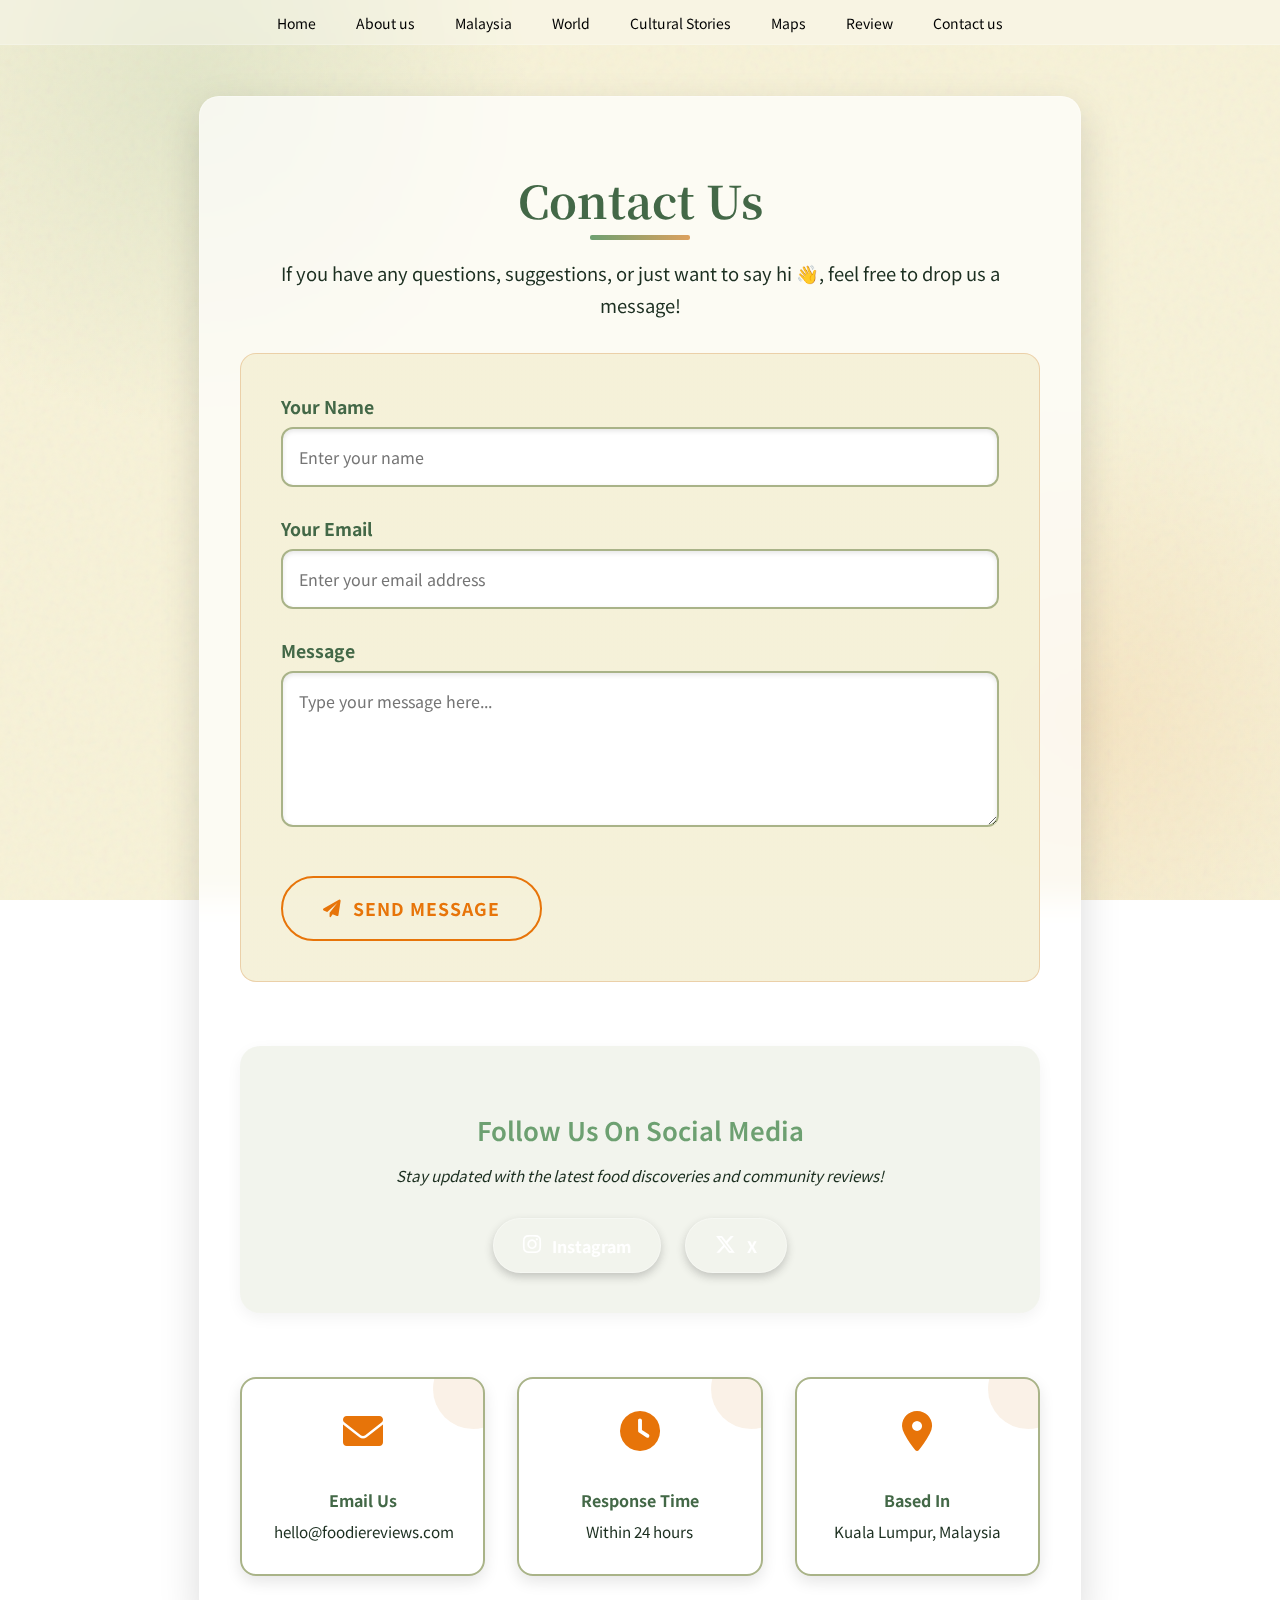
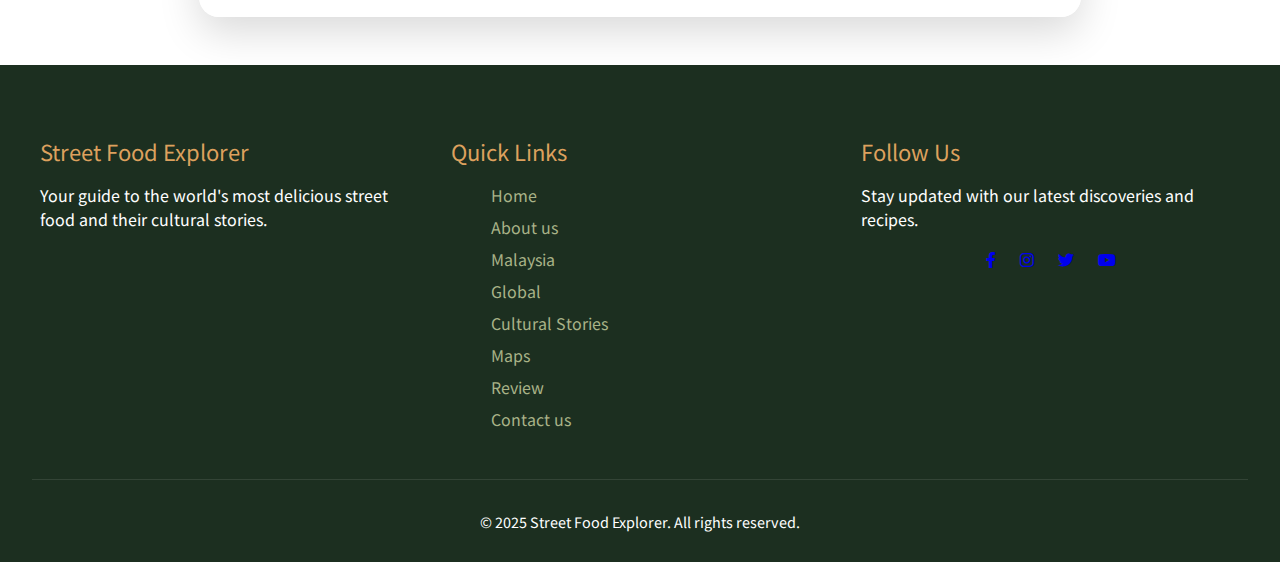
<file: page8.html>
<!DOCTYPE html>
<html lang="en">

<head>
    <meta charset="UTF-8">
    <meta name="viewport" content="width=device-width, initial-scale=1.0">
    <title>Page 8 - Contact Us</title>
    <link rel="stylesheet" href="css/colors.css">
    <link rel="stylesheet" href="css/common.css">
    <link rel="stylesheet" href="css/page8.css">
    <!-- Font Awesome for Social Media Icons -->
    <link rel="stylesheet" href="https://cdnjs.cloudflare.com/ajax/libs/font-awesome/6.5.0/css/all.min.css">
    <link rel="stylesheet" href="https://cdnjs.cloudflare.com/ajax/libs/font-awesome/6.0.0-beta3/css/all.min.css">

</head>

<body>
    <header>
        <nav class="glass-nav">
            <ul>

                <li><a href="page1.html">Home</a></li>
                <li><a href="page2.html">About us</a></li>
                <li><a href="page3.html">Malaysia</a></li>
                <li><a href="page4.html">World</a></li>
                <li><a href="page5.html">Cultural Stories</a></li>
                <li><a href="page6.html">Maps</a></li>
                <li><a href="page7.html">Review</a></li>
                <li><a href="page8.html">Contact us</a></li>
            </ul>

        </nav>
    </header>

    <main class="container">
        <section class="contact-section">
            <h1>Contact Us</h1>
            <p class="intro-text">If you have any questions, suggestions, or just want to say hi 👋, feel free to drop
                us a message!</p>

            <!-- Contact Form -->
            <form class="contact-form" id="contactForm">
                <div class="form-group">
                    <label for="name">Your Name</label>
                    <input type="text" id="name" required placeholder="Enter your name">
                </div>

                <div class="form-group">
                    <label for="email">Your Email</label>
                    <input type="email" id="email" required placeholder="Enter your email address">
                </div>

                <div class="form-group">
                    <label for="message">Message</label>
                    <textarea id="message" rows="5" required placeholder="Type your message here..."></textarea>
                </div>

                <button type="submit" class="btn-submit">
                    <i class="fas fa-paper-plane"></i> Send Message
                </button>
            </form>
        </section>

        <!-- Social Media Links -->
        <section class="social-section">
            <h3>Follow Us On Social Media</h3>
            <p class="social-intro">Stay updated with the latest food discoveries and community reviews!</p>
            <div class="social-icons">
                <a href="https://www.instagram.com/_foodiesreview_/" class="social instagram">
                    <i class="fab fa-instagram"></i>
                    <span>Instagram</span>
                </a>
                <a href="https://x.com/home" class="social x">
                    <i class="fab fa-x-twitter"></i>
                    <span>X</span>
                </a>
            </div>
        </section>

        <!-- Additional Contact Info -->
        <section class="info-section">
            <div class="info-card">
                <i class="fas fa-envelope"></i>
                <h4>Email Us</h4>
                <p>hello@foodiereviews.com</p>
            </div>
            <div class="info-card">
                <i class="fas fa-clock"></i>
                <h4>Response Time</h4>
                <p>Within 24 hours</p>
            </div>
            <div class="info-card">
                <i class="fas fa-map-marker-alt"></i>
                <h4>Based In</h4>
                <p>Kuala Lumpur, Malaysia</p>
            </div>
        </section>
    </main>
    <!-- 页脚 -->
    <footer>
        <div class="footer-container">
            <div class="footer-section">
                <h3>Street Food Explorer</h3>
                <p>Your guide to the world's most delicious street food and their cultural stories.</p>
            </div>
            <div class="footer-section">
                <h3>Quick Links</h3>
                <ul class="footer-links">
                    <li><a href="page1.html">Home</a></li>
                    <li><a href="page2.html">About us</a></li>
                    <li><a href="page3.html">Malaysia</a></li>
                    <li><a href="page4.html">Global</a></li>
                    <li><a href="page5.html">Cultural Stories</a></li>
                    <li><a href="page6.html">Maps</a></li>
                    <li><a href="page7.html">Review</a></li>
                    <li><a href="page8.html">Contact us</a></li>
                </ul>
                </ul>
            </div>
            <div class="footer-section">
                <h3>Follow Us</h3>
                <p>Stay updated with our latest discoveries and recipes.</p>
                <div class="social-icons">
                    <a href="https://www.facebook.com/"><i class="fab fa-facebook-f"></i></a>
                    <a href="https://www.instagram.com/"><i class="fab fa-instagram"></i></a>
                    <a href="https://twitter.com/"><i class="fab fa-twitter"></i></a>
                    <a href="https://www.youtube.com/channel/"><i class="fab fa-youtube"></i></a>
                </div>
            </div>
        </div>
        <div class="copyright">
            <p>&copy; 2025 Street Food Explorer. All rights reserved.</p>
        </div>
    </footer>
    <script src="js/page8.js"></script>
</body>

</html>
</file>
<file: css/colors.css>
:root {
    --color1: #436847;
    --color2: #1c2f20;
    --color3: #f7f2d8;
    --color4: #DDA15E;
    --color5: #e77409;
    --color6: #6da071;/*主要颜色*/
    --color7: #A9B388;
    --color8: #ffffff;/* 背景统一用白色 */
    --color13: orange;/*按钮统一用橙色*/

    --font-family: 'Times New Roman', Times, serif;
    --font-size-base: 12px;
    --spacing-base: 1rem;
}
</file>
<file: css/common.css>
/* 引入高级字体（Google Fonts） */
@import url('https://fonts.googleapis.com/css2?family=Inter:wght@400;500;700&family=Playfair+Display:wght@400;700&family=Noto+Serif+SC:wght@400;700&family=Noto+Sans+SC:wght@400;500;700&display=swap');

/* 通用样式：字体、背景、布局、标题、按钮形状 */
body {
    font-family: 'Noto Sans SC', 'Inter', sans-serif; /* 英文用Inter */
    font-size: 16px; /* 正文字号 */
    margin: 0;
    padding: 0;
    background-color: var(--color12);
}

/* 导航菜单（镂空 + 磨砂玻璃） */
.glass-nav {
    position: fixed;
    top: 0;
    width: 100%;
    backdrop-filter: blur(10px); /* 磨砂效果 */
    background-color: rgba(255, 255, 255, 0.3); /* 半透明背景 */
    border-bottom: 1px solid rgba(255, 255, 255, 0.2);
    padding: 10px 0;
    z-index: 1000;
}

.glass-nav ul {
    display: flex;
    justify-content: center;
    list-style: none;
    margin: 0;
    padding: 0;
}

.glass-nav li {
    margin: 0 20px;
}

.glass-nav a {
    text-decoration: none;
    font-size: 14px;
    color: black; /* 黑色字体 */
    transition: color 0.3s ease;
}

.glass-nav a:hover {
    color: orange;
}

/* 标题字体与大小 */
h1 {
    font-family: 'Noto Serif SC', 'Playfair Display', serif; /* 英文标题用Playfair Display */
    font-size: 40px; /* 大标题 */
}
h2 {
    font-family: 'Noto Serif SC', 'Playfair Display', serif;
    font-size: 28px; /* 中标题 */
}
h3 {
    font-family: 'Noto Sans SC', 'Inter', sans-serif;
    font-size: 22px; /* 小标题 */
}

/* 按钮（不知道要设计什么样的按钮可以用这个统一按钮） */
button {
    border: 2px solid orange; /* 镂空边框 */
    background-color: transparent; /* 透明背景 */
    color: orange; /* 字体颜色与边框一致 */
    border-radius: 999px; /* 椭圆形 */
    cursor: pointer;
    font-size: 1rem;
    font-family: 'Noto Sans SC', 'Inter', sans-serif;
    padding: 0.5rem 1.2rem; /* 内边距更好看 */
    transition: all 0.2s ease;
}

/* 悬停变亮橙色 */
button:hover {
    background-color: orange; /* 橙色背景 */
    color: white; /* 悬停时字体变白 */
    transform: scale(1.05); /* 放大效果 */
}
</file>
<file: css/page6.css>
/* =====================
   Color Tokens & Variables
   ===================== */
:root{
  --green-900:#283618;
  --green-700:#5F6F52;
  --green-600:#606C38;
  --green-300:#A9B388;
  --cream:#FEFAE0;
  --cream-2:#F9EBC7;
  --orange-600:#C4661F;
  --orange-500:#DDA15E;
  --brown-800:#783D19;

  --bg: var(--cream);
  --panel:#ffffff;
  --ink:#1a1a1a;
  --muted:#5b5b5b;
  --brand:var(--green-900);
  --brand-2:var(--green-600);
  --accent:var(--orange-600);
  --radius:20px;
  --shadow:0 10px 30px rgba(0,0,0,.08);
  --shadow-hover:0 15px 40px rgba(0,0,0,.12);
}

/* Base */
*,*::before,*::after{ box-sizing:border-box; }
html{ scroll-behavior:smooth; }
body{ margin:0; font-family:'Inter',system-ui,-apple-system,'Segoe UI',Roboto,Arial,sans-serif; color:var(--ink); background:var(--bg); line-height:1.6; }
img{ max-width:100%; display:block; }
a{ color:var(--brand); text-decoration:none; transition: color .2s ease; }
a:hover{ color:var(--accent); }
.skip-link{ position:absolute; top:-40px; left:6px; background:var(--brand); color:#fff; padding:8px; border-radius:4px; z-index:1000; }
.skip-link:focus{ top:6px; }

/* Layout */
.container{ width:min(1200px,92%); margin-inline:auto; }

/* Header & Nav */
.site-header{ position:sticky; top:0; background:rgba(254,250,224,.95); backdrop-filter:blur(12px); border-bottom:1px solid rgba(40,54,24,.1); z-index:100; transition:all .3s ease; }
.header-inner{ display:flex; align-items:center; justify-content:space-between; padding:1rem 0; }
.brand{ display:flex; align-items:center; gap:.8rem; text-decoration:none; transition:transform .2s ease; }
.brand:hover{ transform:scale(1.02); }
.brand-name{ color:var(--brand); font-weight:800; font-size:1.25rem; }
.logo{ width:44px; height:44px; border-radius:14px; background:conic-gradient(from 180deg,var(--green-900),var(--green-600)); box-shadow:inset 0 0 0 3px rgba(255,255,255,.6); display:flex; align-items:center; justify-content:center; color:#fff; font-weight:800; font-size:1rem; }

.nav-toggle{ display:none; background:none; border:none; font-size:1.5rem; cursor:pointer; color:var(--brand); }
.main-nav{ display:flex; list-style:none; margin:0; padding:0; align-items:center; gap:2rem; }
.main-nav a{ font-weight:600; position:relative; padding:.5rem 0; transition:color .2s ease; }
.main-nav a::after{ content:''; position:absolute; bottom:0; left:50%; width:0; height:2px; background:var(--accent); transition:all .3s ease; transform:translateX(-50%); }
.main-nav a:hover::after, .main-nav a.active::after{ width:100%; }
.main-nav a:hover{ color:var(--accent); }

/* Sections */
.page-section{ min-height:100vh; padding:6rem 0 4rem; display:flex; align-items:center; position:relative; }
.page-section.active{ display:flex; }
.page-section:not(.active){ display:none; }

/* Home */
.home-hero{ text-align:center; position:relative; }
.home-hero::before{ content:''; position:absolute; top:-2rem; left:50%; width:120%; height:120%; background:radial-gradient(ellipse at center, rgba(169,179,136,.1) 0%, transparent 70%); transform:translateX(-50%); z-index:-1; }
.home-hero h1{ font-family:'Playfair Display',serif; font-size:clamp(3rem,6vw,5rem); color:var(--brand); margin-bottom:1.5rem; line-height:1.1; }
.home-hero .tagline{ font-size:1.5rem; color:var(--muted); margin-bottom:3rem; max-width:60ch; margin-inline:auto; }

.world-map{ max-width:1000px; margin:3rem auto; border-radius:var(--radius); box-shadow:var(--shadow-hover); overflow:hidden; position:relative; background:#2c5f7c; }
.interactive-map{ width:100%; height:500px; position:relative; background:linear-gradient(135deg,#2c5f7c 0%, #1a4a61 100%); overflow:hidden; cursor:grab; }
.interactive-map:active{ cursor:grabbing; }
.map-image{ width:100%; height:100%; object-fit:cover; transition:transform .3s ease; transform-origin:center; }

/* Zoom controls */
.map-controls{ position:absolute; top:20px; right:20px; display:flex; flex-direction:column; gap:8px; z-index:15; }
.zoom-btn{ width:40px; height:40px; background:rgba(255,255,255,.95); border:none; border-radius:8px; cursor:pointer; display:flex; align-items:center; justify-content:center; font-size:18px; font-weight:bold; color:var(--brand); box-shadow:var(--shadow); transition:all .2s ease; }
.zoom-btn:hover{ background:#fff; transform:scale(1.05); }
.zoom-btn:active{ transform:scale(0.95); }

.map-markers{ position:absolute; inset:0; pointer-events:none; }
.map-marker{ position:absolute; cursor:pointer; pointer-events:auto; transition:all .3s ease; z-index:10; transform:translate(-50%, -100%); }

/* Pin-style markers */
.map-marker::before{
  content:'';
  position:absolute;
  width:24px;
  height:30px;
  background:var(--orange-600);
  border:3px solid #fff;
  border-radius:50% 50% 50% 0;
  transform:rotate(-45deg);
  box-shadow:0 2px 8px rgba(0,0,0,.3);
  transition:all .3s ease;
}

.map-marker::after{
  content:'';
  position:absolute;
  top:6px;
  left:6px;
  width:12px;
  height:12px;
  background:#fff;
  border-radius:50%;
  transform:rotate(-45deg);
  z-index:1;
}

.map-marker:hover::before{
  background:var(--orange-500);
  transform:rotate(-45deg) scale(1.2);
  box-shadow:0 4px 15px rgba(196,102,31,.5);
}

.map-marker.featured::before{
  background:var(--green-600);
  width:28px;
  height:35px;
}

.map-marker.featured::after{
  top:7px;
  left:7px;
  width:14px;
  height:14px;
}

.map-marker.featured:hover::before{
  background:var(--green-300);
  box-shadow:0 4px 15px rgba(96,108,56,.5);
}

@keyframes pulse{ 0%{ box-shadow:0 0 0 0 rgba(196,102,31,.7);} 70%{ box-shadow:0 0 0 10px rgba(196,102,31,0);} 100%{ box-shadow:0 0 0 0 rgba(196,102,31,0);} }
@keyframes pulse-featured{ 0%{ box-shadow:0 0 0 0 rgba(96,108,56,.7);} 70%{ box-shadow:0 0 0 15px rgba(96,108,56,0);} 100%{ box-shadow:0 0 0 0 rgba(96,108,56,0);} }

.marker-tooltip{ position:absolute; bottom:30px; left:50%; transform:translateX(-50%); background:rgba(26,26,26,.9); color:#fff; padding:.75rem 1rem; border-radius:8px; font-size:.875rem; font-weight:600; white-space:nowrap; opacity:0; visibility:hidden; transition:all .3s ease; z-index:20; }
.marker-tooltip::after{ content:''; position:absolute; top:100%; left:50%; transform:translateX(-50%); border:6px solid transparent; border-top-color:rgba(26,26,26,.9); }
.map-marker:hover .marker-tooltip{ opacity:1; visibility:visible; }

.map-legend{ position:absolute; bottom:20px; right:20px; background:rgba(255,255,255,.95); padding:1rem; border-radius:10px; font-size:.8rem; box-shadow:var(--shadow); }
.legend-item{ display:flex; align-items:center; gap:.5rem; margin-bottom:.5rem; }
.legend-item:last-child{ margin-bottom:0; }
.legend-marker{ width:12px; height:12px; border-radius:50%; border:2px solid #fff; }
.legend-marker.standard{ background:var(--orange-600); }
.legend-marker.featured{ background:var(--green-600); }

.map-stats{ position:absolute; top:20px; left:20px; background:rgba(255,255,255,.95); padding:1rem; border-radius:10px; font-size:.9rem; box-shadow:var(--shadow); }
.stats-item{ display:flex; justify-content:space-between; gap:1rem; margin-bottom:.5rem; }
.stats-item:last-child{ margin-bottom:0; }
.stats-number{ font-weight:700; color:var(--brand); }

.cta-buttons{ display:flex; gap:1.5rem; justify-content:center; flex-wrap:wrap; margin-top:3rem; }

/* About */
.about-hero{ background:linear-gradient(135deg,var(--cream) 0%, var(--cream-2) 100%); padding:2rem 0; border-radius:var(--radius); margin-bottom:4rem; }
.about-grid{ display:grid; grid-template-columns:1.2fr 1fr; gap:3rem; align-items:center; }
.about-hero h1{ font-family:'Playfair Display',serif; font-size:clamp(2.5rem,4vw,3.5rem); color:var(--brand); margin-bottom:1.5rem; line-height:1.1; }
.about-hero p{ font-size:1.125rem; color:var(--muted); margin-bottom:2rem; }
.tagrow{ display:flex; flex-wrap:wrap; gap:.75rem; }
.tag{ background:var(--panel); border:1px solid rgba(40,54,24,.15); padding:.5rem 1rem; border-radius:999px; font-size:.875rem; font-weight:600; color:var(--brand-2); }
.tag[data-variant="camel"]{ background:var(--green-300); color:var(--green-900); border-color:var(--green-600); }
.tag[data-variant="orange"]{ background:var(--orange-500); color:#fff; border-color:var(--orange-600); }
.hero-visual{ height:300px; background:linear-gradient(135deg,var(--green-600),var(--green-300)); border-radius:var(--radius); position:relative; overflow:hidden; box-shadow:var(--shadow); }
.hero-visual::before{ content:"🍜"; position:absolute; top:50%; left:50%; transform:translate(-50%,-50%); font-size:4rem; opacity:.8; }

/* Cards & Components */
.section-head{ text-align:center; margin-bottom:3rem; }
.section-head h2{ font-family:'Playfair Display',serif; font-size:clamp(2rem,3vw,2.5rem); color:var(--brand); margin-bottom:1rem; }
.section-head .muted{ font-size:1.125rem; color:var(--muted); }
.cards{ display:grid; grid-template-columns:repeat(auto-fit,minmax(280px,1fr)); gap:2rem; margin:3rem 0; }
.card{ background:var(--panel); border:1px solid rgba(40,54,24,.12); border-radius:var(--radius); padding:2rem; box-shadow:var(--shadow); transition:all .3s ease; position:relative; overflow:hidden; }
.card::before{ content:""; position:absolute; top:0; left:0; right:0; height:4px; background:linear-gradient(90deg,var(--green-600),var(--orange-500)); opacity:0; transition:opacity .3s ease; }
.card:hover{ transform:translateY(-4px); box-shadow:var(--shadow-hover); }
.card:hover::before{ opacity:1; }
.card .chip{ display:inline-block; background:var(--green-300); color:var(--green-900); padding:.4rem .8rem; border-radius:999px; font-size:.75rem; font-weight:700; letter-spacing:.5px; text-transform:uppercase; margin-bottom:1rem; }
.card h3{ margin:0 0 1rem; color:var(--brand-2); font-weight:700; }
.card p{ color:var(--muted); margin:0; }

/* Team */
.team-grid{ display:grid; grid-template-columns:repeat(auto-fit,minmax(280px,1fr)); gap:2rem; margin:3rem 0; }
.member{ background:var(--panel); border:1px solid rgba(40,54,24,.12); border-radius:var(--radius); padding:2rem; box-shadow:var(--shadow); text-align:center; transition:all .3s ease; }
.member:hover{ transform:translateY(-4px); box-shadow:var(--shadow-hover); }
.avatar{ width:80px; height:80px; border-radius:50%; background:var(--img), var(--green-300); background-size:cover; background-position:center; margin:0 auto 1rem; border:4px solid var(--cream-2); }
.member h3{ margin:0 0 .5rem; color:var(--brand-2); font-weight:700; }
.role{ color:var(--muted); font-weight:600; font-size:.875rem; margin-bottom:1rem; text-transform:uppercase; letter-spacing:.5px; }
.bio{ color:var(--muted); margin-bottom:1.5rem; font-size:.9rem; }

/* Buttons */
.btn{ display:inline-flex; align-items:center; gap:.6rem; padding:.875rem 1.5rem; border-radius:12px; border:2px solid var(--accent); background:var(--accent); color:#fff; font-weight:700; font-size:.875rem; box-shadow:var(--shadow); transition:all .2s ease; cursor:pointer; text-decoration:none; }
.btn:hover{ transform:translateY(-2px); box-shadow:var(--shadow-hover); color:#fff; }
.btn-large{ padding:1rem 2rem; font-size:1rem; }
.btn-ghost{ background:transparent; color:var(--accent); }
.btn-ghost:hover{ background:var(--accent); color:#fff; }
.btn-primary{ background:var(--brand); border-color:var(--brand); }
.btn-primary:hover{ background:var(--green-700); border-color:var(--green-700); color:#fff; }

/* Footer */
.site-footer{ background:var(--brown-800); color:#f7efe7; padding:3rem 0 2rem; margin-top:4rem; }
.footer-content{ display:grid; grid-template-columns:repeat(auto-fit,minmax(250px,1fr)); gap:2rem; margin-bottom:2rem; }
.footer-section h4{ color:var(--cream); margin-bottom:1rem; font-weight:700; }
.footer-section ul{ list-style:none; padding:0; margin:0; }
.footer-section li{ margin-bottom:.5rem; }
.footer-section a{ color:#f7efe7; transition:color .2s ease; }
.footer-section a:hover{ color:var(--cream); }
.footer-bottom{ border-top:1px solid rgba(247,239,231,.2); padding-top:2rem; text-align:center; }
.footer-bottom small{ font-size:.875rem; }

/* Coming soon pages */
.coming-soon{ text-align:center; padding:4rem 2rem; }
.coming-soon h1{ font-family:'Playfair Display',serif; font-size:clamp(2rem,4vw,3rem); color:var(--brand); margin-bottom:1rem; }
.coming-soon p{ font-size:1.125rem; color:var(--muted); margin-bottom:2rem; }
.coming-soon-icon{ font-size:4rem; margin-bottom:2rem; opacity:.7; }

/* Responsive */
@media (max-width:980px){
  .about-grid{ grid-template-columns:1fr; gap:2rem; }
  .cta-buttons{ flex-direction:column; align-items:center; }
}
@media (max-width:768px){
  .nav-toggle{ display:block; }
  .main-nav{ display:none; position:absolute; top:100%; left:0; right:0; background:rgba(254,250,224,.98); backdrop-filter:blur(12px); flex-direction:column; padding:1rem; gap:1rem; border-top:1px solid rgba(40,54,24,.1); box-shadow:var(--shadow); }
  .main-nav.active{ display:flex; }
  .cards{ grid-template-columns:1fr; }
  .team-grid{ grid-template-columns:1fr; }
  .page-section{ padding:4rem 0 2rem; }
}
@media (max-width:560px){
  .page-section{ padding:3rem 0 2rem; }
  .tagrow{ justify-content:center; }
}

/* Animations */
@media (prefers-reduced-motion:no-preference){
  .card, .member{ animation:fadeInUp .6s ease forwards; opacity:0; transform:translateY(20px); }
  .card:nth-child(1), .member:nth-child(1){ animation-delay:.1s; }
  .card:nth-child(2), .member:nth-child(2){ animation-delay:.2s; }
  .card:nth-child(3), .member:nth-child(3){ animation-delay:.3s; }
  .card:nth-child(4), .member:nth-child(4){ animation-delay:.4s; }
  @keyframes fadeInUp{ to{ opacity:1; transform:translateY(0);} }
}



/* Region Content Sections */
.region-content, .state-content {
    padding: 4rem 0;
    background-color: #f9f9f9;
}

.region-content h2, .state-content h2 {
    text-align: center;
    font-family: 'Playfair Display', serif;
    font-size: 2.5rem;
    color: var(--brand);
    margin-bottom: 2rem;
}

.state-content .state-intro {
    text-align: center;
    font-size: 1.125rem;
    color: var(--muted);
    margin-bottom: 3rem;
    max-width: 60ch;
    margin-left: auto;
    margin-right: auto;
}

.food-gallery {
    display: grid;
    grid-template-columns: repeat(auto-fit, minmax(250px, 1fr));
    gap: 2rem;
    margin-bottom: 2rem;
}

.food-item {
    text-align: center;
    transition: transform 0.3s ease;
}

.food-item:hover {
    transform: translateY(-4px);
}

.food-item img {
    width: 100%;
    height: 200px;
    object-fit: cover;
    border-radius: var(--radius);
    box-shadow: var(--shadow);
    transition: box-shadow 0.3s ease;
}

.food-item:hover img {
    box-shadow: var(--shadow-hover);
}

.food-item p {
    margin-top: 1rem;
    font-weight: 600;
    color: var(--brand-2);
}

.region-content h3, .state-content h3 {
    text-align: center;
    font-family: 'Playfair Display', serif;
    font-size: 2rem;
    color: var(--brand);
    margin-bottom: 1rem;
}

.region-content iframe, .state-content iframe {
    display: block;
    margin: 0 auto;
    max-width: 100%;
    border-radius: var(--radius);
    box-shadow: var(--shadow);
}

/* State chip styling enhancements */
.state-chip {
    transition: all 0.3s ease;
    cursor: pointer;
}

.state-chip:hover {
    background: var(--green-300);
    transform: translateY(-2px);
    box-shadow: var(--shadow);
}

.state-chip.active {
    background: var(--green-600);
    color: white;
}

.state-chip.active strong {
    color: white;
}

/* Responsive adjustments for state content */
@media (max-width: 768px) {
    .state-content .state-intro {
        font-size: 1rem;
        margin-bottom: 2rem;
    }

    .region-content h2, .state-content h2 {
        font-size: 2rem;
    }

    .food-gallery {
        grid-template-columns: 1fr;
        gap: 1.5rem;
    }
}

/* Malaysia States List */
#msia-states-container {
    padding: 20px 0;
    width: 100%;
}

.state-list {
    display: grid;
    grid-template-columns: repeat(auto-fit, minmax(280px, 1fr));
    gap: 16px;
    margin-top: 20px;
}

.chip.state-chip {
    border: 1px solid rgba(0, 0, 0, .12);
    padding: 16px;
    border-radius: 12px;
    background: #fff;
    text-align: left;
    cursor: pointer;
    transition: all 0.3s ease;
}

.chip.state-chip:hover {
    transform: translateY(-2px);
    box-shadow: 0 4px 12px rgba(0, 0, 0, .15);
}

.chip.state-chip strong {
    color: var(--color2, #1c2f20);
    display: block;
    margin-bottom: 4px;
}

.chip.state-chip small {
    opacity: .7;
    font-size: 14px;
}

.state-action {
    margin-top: 12px;
}

.btn-small {
    padding: 6px 12px;
    font-size: 12px;
    background: var(--color4, #DDA15E);
    color: white;
    border: none;
    border-radius: 6px;
    cursor: pointer;
}

.btn-small:hover {
    background: var(--color5, #e77409);
}

@media (max-width: 768px) {
    .state-list {
        grid-template-columns: 1fr;
        gap: 12px;
    }
}

   footer {
    background-color: var(--color2);
    color: var(--color8);
    padding: 3rem 2rem 1rem;
}

.footer-container {
    max-width: 1200px;
    margin: 0 auto;
    display: grid;
    grid-template-columns: repeat(auto-fit, minmax(250px, 1fr));
    gap: 2rem;
    margin-bottom: 2rem;
}

.footer-section h3 {
    color: var(--color4);
    margin-bottom: 1rem;
    font-weight: var(--font-weight-semibold);
    letter-spacing: var(--letter-spacing-wide);
}

.footer-section p {
    line-height: var(--line-height-relaxed);
    font-size: var(--font-size-sm);
}

.footer-links {
    list-style: none;
}

.footer-links li {
    margin-bottom: 0.5rem;
}

.footer-links a {
    color: var(--color7);
    text-decoration: none;
    transition: color 0.3s ease;
}

.footer-links a:hover {
    color: var(--color13);
}

.social-icons1 {
    display: flex;
    gap: 1rem;
    margin-top: 1rem;
}

.social-icons1 a {
    color: var(--color8);
    background-color: var(--color1);
    width: 40px;
    height: 40px;
    border-radius: 50%;
    display: flex;
    align-items: center;
    justify-content: center;
    transition: background-color 0.3s ease;
}

.social-icons1 a:hover {
    background-color: var(--color13);
}

.copyright {
    text-align: center;
    padding-top: 1rem;
    border-top: 1px solid rgba(255, 255, 255, 0.1);
    font-size: 0.9rem;
}

.login-btn {
    position: absolute;
    right: 35px;
    top: 10px;
    color: #000000;
    /* 默认黑色 */
    text-decoration: none;
    cursor: pointer;
}

/* 仅变色，不改大小 */
.login-btn:hover {
    color: orange;
}

/* B. 如果用 <svg>，用宽高控制大小（SVG 不吃 font-size） */
.login-btn svg {
    width: 28px;
    height: 28px;
    fill: currentColor;
    /* 继承 color，hover 时会跟着变色 */
}
</file>
<file: css/page8.css>
/* Custom CSS for Page 8 */

/* Page Container - Enhanced Glassmorphism and 3D Effect */
main.container {
    max-width: 800px;
    margin: 6rem auto 3rem;
    padding: 2.5rem;
    background: rgba(255, 255, 255, 0.7);
    border-radius: 20px;
    box-shadow: 0 15px 40px rgba(0, 0, 0, 0.15);
    text-align: center;
    backdrop-filter: blur(15px);
    border: 1px solid rgba(255, 255, 255, 0.3);
    transform-style: preserve-3d;
    perspective: 1000px;
    transition: transform 0.5s ease-out, box-shadow 0.5s ease;
}

.login-btn {
            position: absolute;
            right: 35px;
            top: 10px;
            color: #000000;
            /* 默认黑色 */
            text-decoration: none;
            cursor: pointer;
        }

        /* 仅变色，不改大小 */
        .login-btn:hover {
            color: orange;
        }

        /* B. 如果用 <svg>，用宽高控制大小（SVG 不吃 font-size） */
        .login-btn svg {
            width: 28px;
            height: 28px;
            fill: currentColor;
            /* 继承 color，hover 时会跟着变色 */
        }

/* Subtle 3D Tilt on Hover */
main.container:hover {
    transform: rotateX(1deg) rotateY(1deg) scale(1.01);
    box-shadow: 0 20px 50px rgba(0, 0, 0, 0.25);
}

/* Section Titles */
.contact-section h1 {
    color: var(--color1);
    margin-bottom: 1rem;
    font-size: 2.8rem;
    position: relative;
    padding-bottom: 0.5rem;
    font-weight: 700;
}

.contact-section h1::after {
    content: '';
    position: absolute;
    bottom: 0;
    left: 50%;
    transform: translateX(-50%);
    width: 100px;
    height: 5px;
    background: linear-gradient(to right, var(--color6), var(--color4));
    border-radius: 2px;
}

.intro-text {
    font-size: 1.15rem;
    color: var(--color2);
    margin-bottom: 2rem;
    line-height: 1.7;
    text-shadow: 0 1px 1px rgba(255, 255, 255, 0.5);
}

/* Contact Form - Enhanced Background */
.contact-form {
    text-align: left;
    margin-top: 2rem;
    background:
        linear-gradient(rgba(247, 242, 216, 0.85), rgba(247, 242, 216, 0.85)),
        url("data:image/svg+xml,%3Csvg width='10' height='10' viewBox='0 0 10 10' xmlns='http://www.w3.org/2000/svg'%3E%3Cg fill='%23A9B388' fill-opacity='0.2'%3E%3Cpath d='M0,0 L10,0 L10,10 L0,10 Z' /%3E%3C/g%3E%3C/svg%3E");
    padding: 2.5rem;
    border-radius: 16px;
    border: 1px solid rgba(221, 161, 94, 0.4);
    transition: box-shadow 0.3s ease;
}

.contact-form:hover {
    box-shadow: 0 10px 30px rgba(0, 0, 0, 0.15);
}

.form-group {
    margin-bottom: 1.8rem;
}

.contact-form label {
    display: block;
    margin: 0 0 0.5rem 0;
    font-weight: 700;
    color: var(--color1);
    font-size: 1.1rem;
}

.contact-form input,
.contact-form textarea {
    width: 100%;
    padding: 1rem;
    border: 2px solid var(--color7);
    border-radius: 12px;
    font-family: inherit;
    font-size: 1rem;
    background-color: var(--color8);
    transition: all 0.4s cubic-bezier(0.25, 0.8, 0.25, 1);
    box-shadow: inset 0 2px 5px rgba(0, 0, 0, 0.1);
    box-sizing: border-box;
    resize: vertical;
    max-width: 100%;
}

.contact-form input:focus,
.contact-form textarea:focus {
    outline: none;
    border-color: var(--color5);
    box-shadow: 0 0 0 4px rgba(231, 116, 9, 0.3), inset 0 2px 5px rgba(0, 0, 0, 0.15);
    background-color: var(--color3);
}

/* Submit Button */
.contact-form .btn-submit {
    border: 2px solid var(--color5);
    background: transparent;
    color: var(--color5);
    padding: 1.1rem 2.5rem;
    border-radius: 50px;
    font-weight: 700;
    cursor: pointer;
    transition: all 0.4s ease-in-out;
    display: inline-flex;
    align-items: center;
    gap: 0.7rem;
    font-size: 1.1rem;
    margin-top: 1rem;
    text-transform: uppercase;
    letter-spacing: 1px;
}

.contact-form .btn-submit:hover {
    background-color: var(--color5);
    color: white;
    transform: translateY(-3px) scale(1.03);
    box-shadow: 0 8px 20px rgba(231, 116, 9, 0.6);
}

/* Social Media Links - Stronger Style */
.social-section {
    margin-top: 4rem;
    padding: 2.5rem;
    background: rgba(169, 179, 136, 0.15);
    border-radius: 20px;
    box-shadow: 0 5px 15px rgba(0, 0, 0, 0.05);
}

.social-section h3 {
    margin-bottom: 1rem;
    color: var(--color6);
    font-size: 1.6rem;
    font-weight: 600;
}

.social-intro {
    color: var(--color2);
    margin-bottom: 2rem;
    font-style: italic;
    font-size: 0.95rem;
}

.social-icons {
    display: flex;
    justify-content: center;
    gap: 1.5rem;
    flex-wrap: wrap;
}

.social {
    padding: 0.9rem 1.8rem;
    border-radius: 30px;
    text-decoration: none;
    color: white;
    font-weight: 700;
    transition: all 0.3s ease;
    display: flex;
    align-items: center;
    gap: 0.7rem;
    box-shadow: 0 4px 10px rgba(0, 0, 0, 0.2);
    border: 1px solid rgba(255, 255, 255, 0.3);
}

/* Platform-specific hover effects */

.instagram:hover {
    background: #d62976;
    box-shadow: 0 8px 20px rgba(220, 39, 67, 0.6);
}

.x:hover {
    background: #333333;
    box-shadow: 0 8px 20px rgba(0, 0, 0, 0.6);
}

.social i {
    font-size: 1.3rem;
}

/* Additional Info Section - Refined Look */
.info-section {
    display: grid;
    grid-template-columns: repeat(auto-fit, minmax(220px, 1fr));
    gap: 2rem;
    margin-top: 4rem;
}

.info-card {
    background: rgba(255, 255, 255, 0.85);
    padding: 2rem;
    border-radius: 16px;
    text-align: center;
    box-shadow: 0 6px 15px rgba(0, 0, 0, 0.1);
    transition: transform 0.4s cubic-bezier(0.25, 0.8, 0.25, 1), box-shadow 0.4s ease;
    border: 2px solid var(--color7);
    position: relative;
    overflow: hidden;
}

.info-card:hover {
    transform: translateY(-8px);
    box-shadow: 0 15px 30px rgba(0, 0, 0, 0.2);
}

.info-card i {
    font-size: 2.5rem;
    color: var(--color5);
    margin-bottom: 1rem;
    position: relative;
    z-index: 2;
}

.info-card h4 {
    color: var(--color1);
    margin-bottom: 0.5rem;
    font-weight: 700;
}

.info-card p {
    color: var(--color2);
    margin: 0;
    font-size: 0.95rem;
}

/* Info Card Floating Dot Decoration */
.info-card::before {
    content: '';
    position: absolute;
    top: -30px;
    right: -30px;
    width: 80px;
    height: 80px;
    background-color: var(--color4);
    opacity: 0.15;
    border-radius: 50%;
    transition: transform 0.5s ease;
    z-index: 1;
}

.info-card:hover::before {
    transform: scale(1.2);
}

/* Global Background and Utility Styles */
/* No more floating animation or its application */

/* Background Texture for the entire body */
body::before {
    content: "";
    position: fixed;
    top: 0;
    left: 0;
    right: 0;
    bottom: 0;
    background-image:
        radial-gradient(circle at 15% 10%, rgba(109, 160, 113, 0.15) 0%, transparent 25%),
        radial-gradient(circle at 85% 80%, rgba(231, 116, 9, 0.1) 0%, transparent 25%);
    background-color: var(--color3);
    pointer-events: none;
    z-index: -2;
}

/* Subtle noise overlay */
body::after {
    content: "";
    position: fixed;
    top: 0;
    left: 0;
    right: 0;
    bottom: 0;
    background-image: url("data:image/svg+xml,%3Csvg viewBox='0 0 200 200' xmlns='http://www.w3.org/2000/svg'%3E%3Cfilter id='noiseFilter'%3E%3CfeTurbulence type='fractalNoise' baseFrequency='0.65' numOctaves='3' stitchTiles='stitch'/%3E%3C/filter%3E%3Crect width='100%25' height='100%25' filter='url(%23noiseFilter)' opacity='0.05'/%3E%3C/svg%3E");
    pointer-events: none;
    z-index: -1;
}

/* Responsive Design */
@media (max-width: 768px) {
    main.container {
        margin: 5rem auto 2rem;
        padding: 1.5rem;
        box-shadow: 0 10px 20px rgba(0, 0, 0, 0.1);
    }

    main.container:hover {
        transform: none;
    }

    .contact-section h1 {
        font-size: 2.2rem;
    }

    .contact-form {
        padding: 1.5rem;
    }

    .social-icons {
        gap: 1rem;
    }

    .social {
        padding: 0.8rem 1.5rem;
    }

    .info-section {
        grid-template-columns: 1fr;
    }
}

   footer {
    background-color: var(--color2);
    color: var(--color8);
    padding: 3rem 2rem 1rem;
}

.footer-container {
    max-width: 1200px;
    margin: 0 auto;
    display: grid;
    grid-template-columns: repeat(auto-fit, minmax(250px, 1fr));
    gap: 2rem;
    margin-bottom: 2rem;
}

.footer-section h3 {
    color: var(--color4);
    margin-bottom: 1rem;
    font-weight: var(--font-weight-semibold);
    letter-spacing: var(--letter-spacing-wide);
}

.footer-section p {
    line-height: var(--line-height-relaxed);
    font-size: var(--font-size-sm);
}

.footer-links {
    list-style: none;
}

.footer-links li {
    margin-bottom: 0.5rem;
}

.footer-links a {
    color: var(--color7);
    text-decoration: none;
    transition: color 0.3s ease;
}

.footer-links a:hover {
    color: var(--color13);
}

.social-icons1 {
    display: flex;
    gap: 1rem;
    margin-top: 1rem;
}

.social-icons1 a {
    color: var(--color8);
    background-color: var(--color1);
    width: 40px;
    height: 40px;
    border-radius: 50%;
    display: flex;
    align-items: center;
    justify-content: center;
    transition: background-color 0.3s ease;
}

.social-icons1 a:hover {
    background-color: var(--color13);
}

.copyright {
    text-align: center;
    padding-top: 1rem;
    border-top: 1px solid rgba(255, 255, 255, 0.1);
    font-size: 0.9rem;
}
</file>
